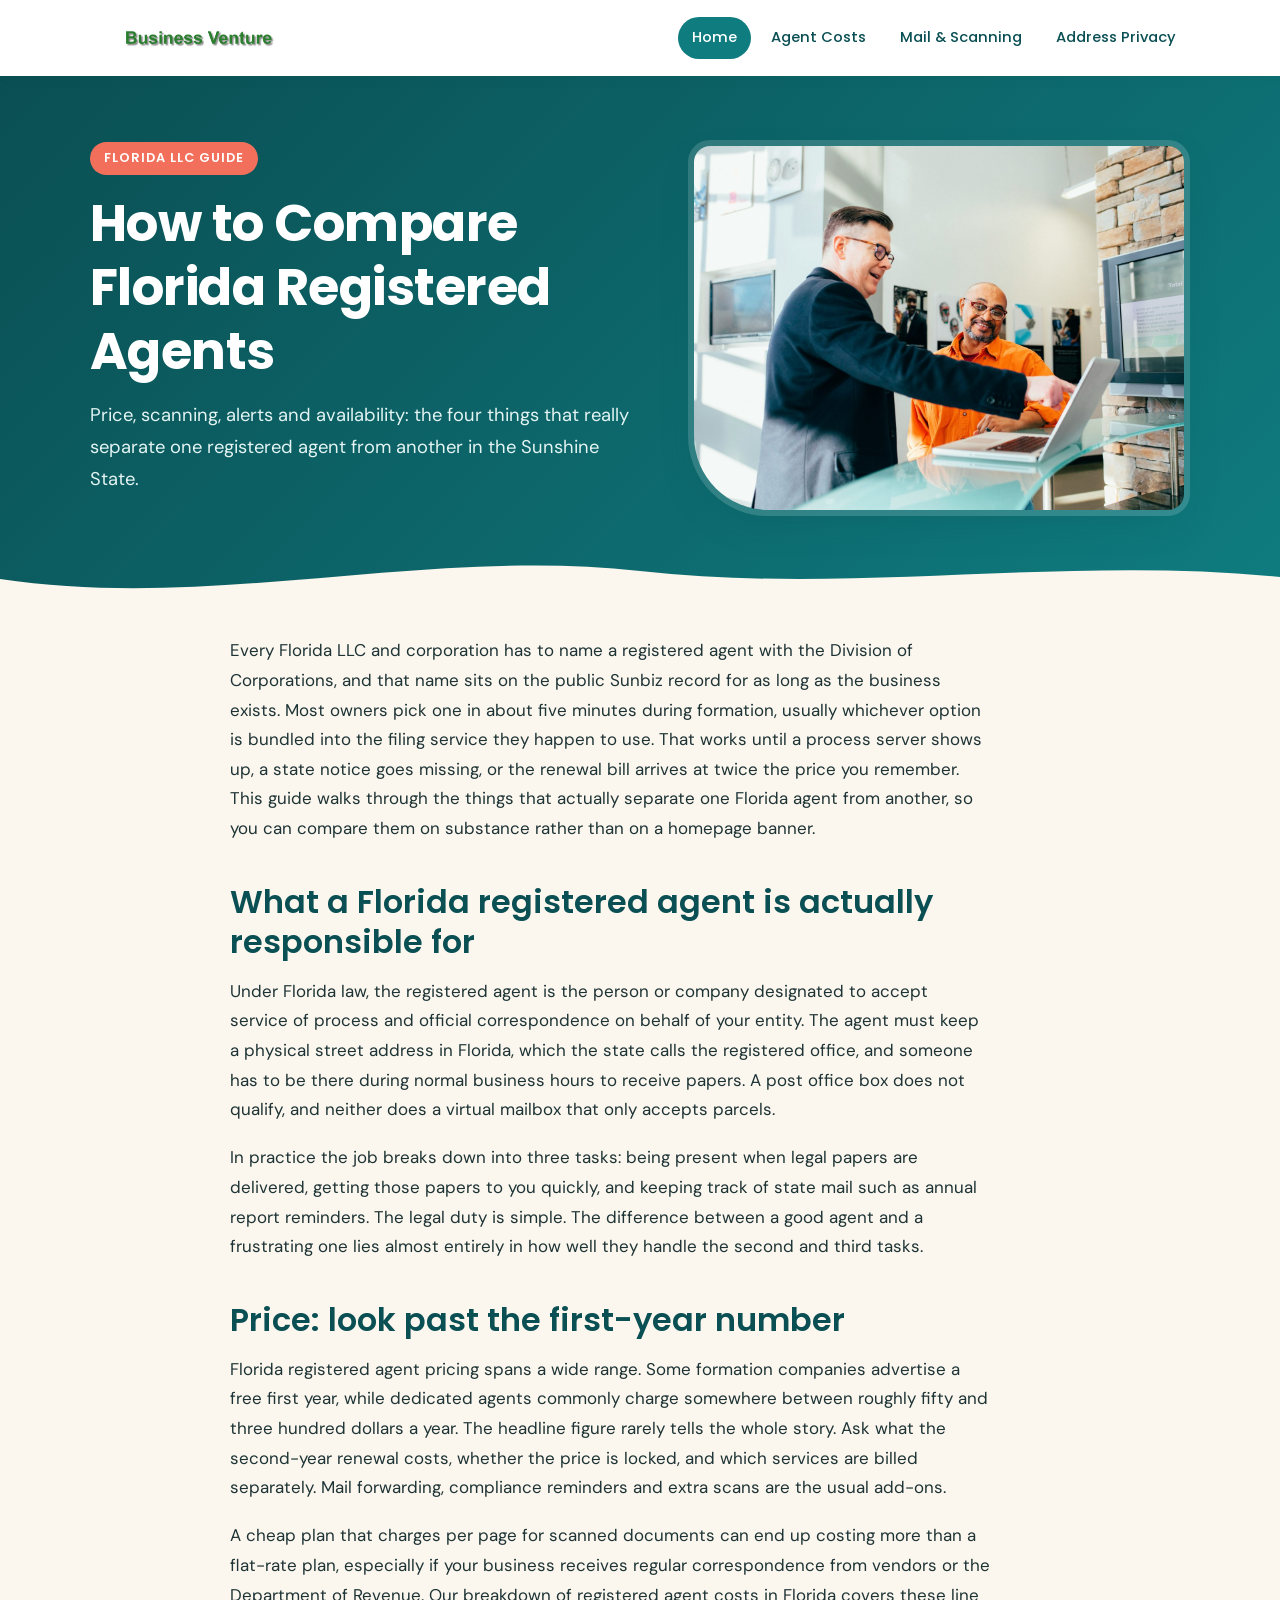
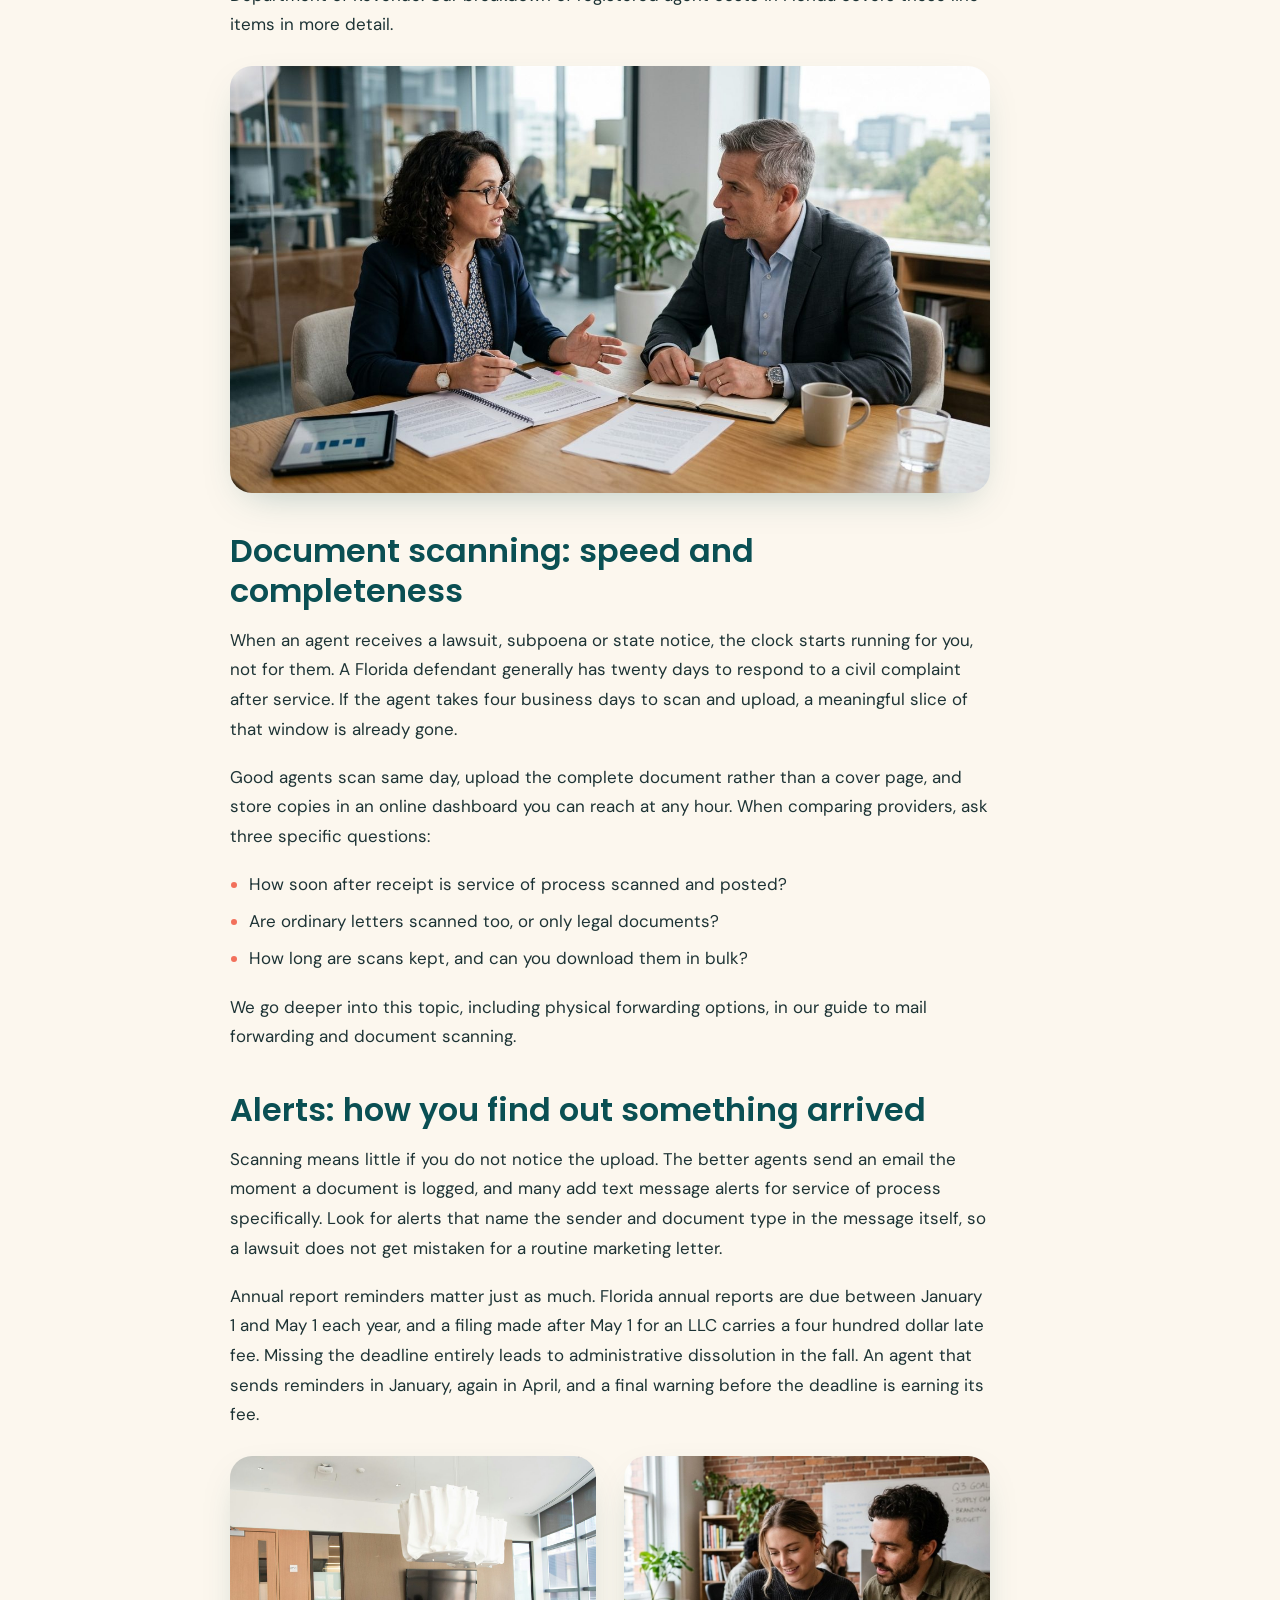
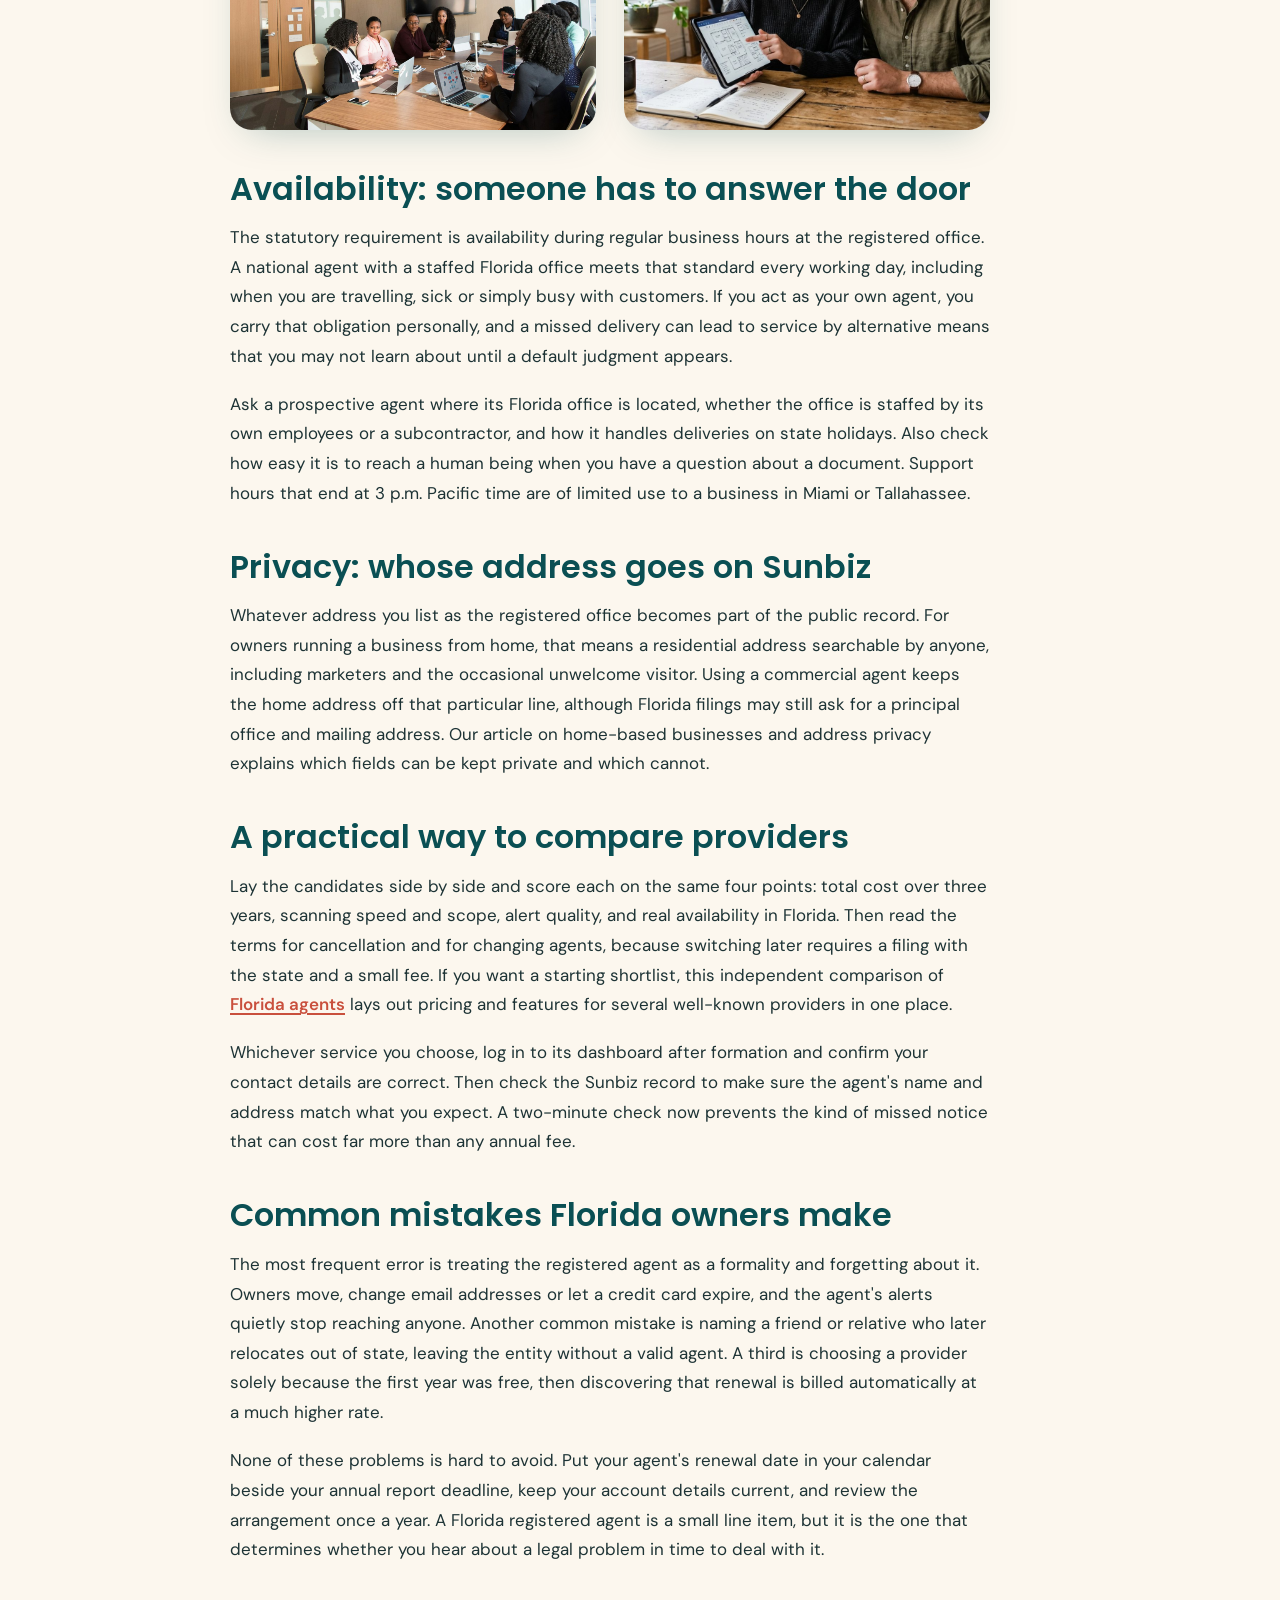
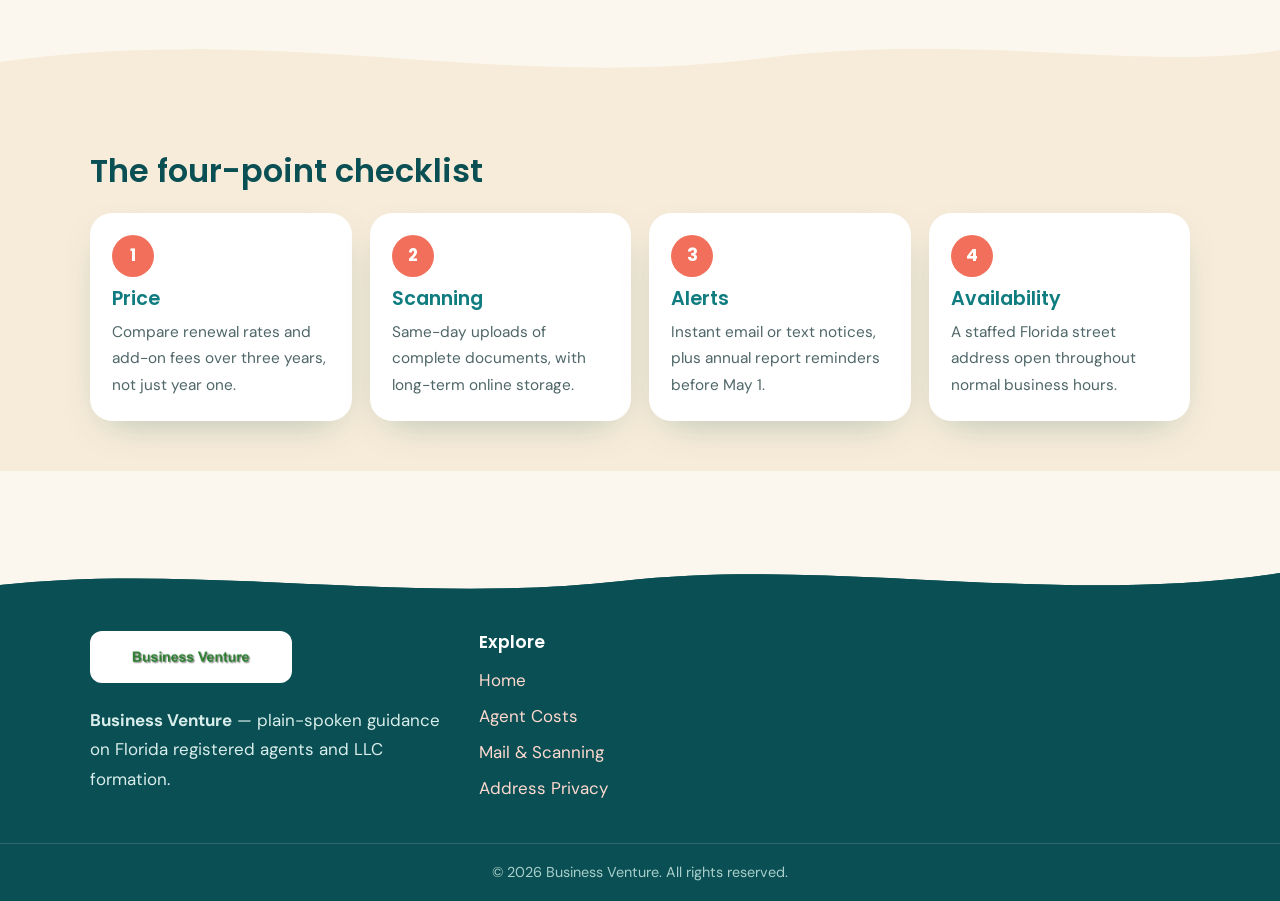
<file: index.html>
<!DOCTYPE html>
<html lang="en-US">
<head>
<meta charset="utf-8">
<meta name="viewport" content="width=device-width, initial-scale=1">
<title>How to Compare Florida Registered Agents | Business Venture</title>
<meta name="description" content="What to compare when choosing a Florida registered agent: true price, document scanning speed, alerts and real in-state availability.">
<meta property="og:type" content="website">
<meta property="og:title" content="How to Compare Florida Registered Agents | Business Venture">
<meta property="og:description" content="What to compare when choosing a Florida registered agent: true price, document scanning speed, alerts and real in-state availability.">
<meta property="og:site_name" content="Business Venture">
<meta property="og:image" content="assets/images/registered-agent-service-florida-31.jpg">
<link rel="preconnect" href="https://fonts.googleapis.com">
<link rel="preconnect" href="https://fonts.gstatic.com" crossorigin>
<link href="https://fonts.googleapis.com/css2?family=DM+Sans:wght@400;500;700&family=Poppins:wght@500;600;700&display=swap" rel="stylesheet">
<link rel="stylesheet" href="assets/css/style.css">
<script type="application/ld+json">{"@context": "https://schema.org", "@type": "WebPage", "headline": "How to Compare Florida Registered Agents", "description": "What to compare when choosing a Florida registered agent: true price, document scanning speed, alerts and real in-state availability.", "inLanguage": "en-US", "publisher": {"@type": "Organization", "name": "Business Venture"}}</script>
</head>
<body>
<header class="site-header">
  <div class="wrap">
    <a class="logo" href="index.html"><img src="assets/images/business-venture-logo.png" alt="Business Venture" width="218" height="40"></a>
    <input type="checkbox" id="nav-toggle" class="nav-toggle" aria-label="Toggle menu">
    <label for="nav-toggle" class="nav-label">Menu</label>
    <nav class="main-nav" aria-label="Main navigation"><ul><li><a href="index.html" aria-current="page">Home</a></li><li><a href="florida-registered-agent-costs.html">Agent Costs</a></li><li><a href="registered-agent-mail-forwarding-scanning.html">Mail &amp; Scanning</a></li><li><a href="home-based-business-address-privacy-florida.html">Address Privacy</a></li></ul></nav>
  </div>
</header>
<section class="hero">
  <div class="wrap hero-grid">
    <div><span class="kicker">Florida LLC guide</span><h1>How to Compare Florida Registered Agents</h1><p class="lede">Price, scanning, alerts and availability: the four things that really separate one registered agent from another in the Sunshine State.</p></div>
    <div class="hero-media"><img src="assets/images/registered-agent-service-florida-31.jpg" alt="Registered agent service for Florida LLC owners reviewing documents" width="1600" height="1091"></div>
  </div>
  <div class="wave-bottom" aria-hidden="true"><svg viewBox="0 0 1440 60" preserveAspectRatio="none"><path fill="#fcf7ee" d="M0,32 C240,64 480,0 720,24 C960,48 1200,8 1440,30 L1440,60 L0,60 Z"/></svg></div>
</section>
<main>
  <div class="wrap content-grid">
    <article class="prose">

<p>Every Florida LLC and corporation has to name a registered agent with the Division of Corporations, and that name sits on the public Sunbiz record for as long as the business exists. Most owners pick one in about five minutes during formation, usually whichever option is bundled into the filing service they happen to use. That works until a process server shows up, a state notice goes missing, or the renewal bill arrives at twice the price you remember. This guide walks through the things that actually separate one Florida agent from another, so you can compare them on substance rather than on a homepage banner.</p>

<h2>What a Florida registered agent is actually responsible for</h2>
<p>Under Florida law, the registered agent is the person or company designated to accept service of process and official correspondence on behalf of your entity. The agent must keep a physical street address in Florida, which the state calls the registered office, and someone has to be there during normal business hours to receive papers. A post office box does not qualify, and neither does a virtual mailbox that only accepts parcels.</p>
<p>In practice the job breaks down into three tasks: being present when legal papers are delivered, getting those papers to you quickly, and keeping track of state mail such as annual report reminders. The legal duty is simple. The difference between a good agent and a frustrating one lies almost entirely in how well they handle the second and third tasks.</p>

<h2>Price: look past the first-year number</h2>
<p>Florida registered agent pricing spans a wide range. Some formation companies advertise a free first year, while dedicated agents commonly charge somewhere between roughly fifty and three hundred dollars a year. The headline figure rarely tells the whole story. Ask what the second-year renewal costs, whether the price is locked, and which services are billed separately. Mail forwarding, compliance reminders and extra scans are the usual add-ons.</p>
<p>A cheap plan that charges per page for scanned documents can end up costing more than a flat-rate plan, especially if your business receives regular correspondence from vendors or the Department of Revenue. Our breakdown of registered agent costs in Florida covers these line items in more detail.</p>
<img src="assets/images/florida-llc-compliance-32.jpg" alt="Florida LLC compliance paperwork reviewed while comparing registered agent services" width="1376" height="768" loading="lazy">
<h2>Document scanning: speed and completeness</h2>
<p>When an agent receives a lawsuit, subpoena or state notice, the clock starts running for you, not for them. A Florida defendant generally has twenty days to respond to a civil complaint after service. If the agent takes four business days to scan and upload, a meaningful slice of that window is already gone.</p>
<p>Good agents scan same day, upload the complete document rather than a cover page, and store copies in an online dashboard you can reach at any hour. When comparing providers, ask three specific questions:</p>
<ul>
<li>How soon after receipt is service of process scanned and posted?</li>
<li>Are ordinary letters scanned too, or only legal documents?</li>
<li>How long are scans kept, and can you download them in bulk?</li>
</ul>
<p>We go deeper into this topic, including physical forwarding options, in our guide to mail forwarding and document scanning.</p>

<h2>Alerts: how you find out something arrived</h2>
<p>Scanning means little if you do not notice the upload. The better agents send an email the moment a document is logged, and many add text message alerts for service of process specifically. Look for alerts that name the sender and document type in the message itself, so a lawsuit does not get mistaken for a routine marketing letter.</p>
<p>Annual report reminders matter just as much. Florida annual reports are due between January 1 and May 1 each year, and a filing made after May 1 for an LLC carries a four hundred dollar late fee. Missing the deadline entirely leads to administrative dissolution in the fall. An agent that sends reminders in January, again in April, and a final warning before the deadline is earning its fee.</p>
<div class="duo"><img src="assets/images/business-entity-filing-florida-33.jpg" alt="Business entity filing documents for a Florida LLC laid out on a desk" width="1600" height="1068" loading="lazy"><img src="assets/images/florida-statutory-agent-34.jpg" alt="Florida statutory agent office handling incoming legal mail for clients" width="1376" height="768" loading="lazy"></div>
<h2>Availability: someone has to answer the door</h2>
<p>The statutory requirement is availability during regular business hours at the registered office. A national agent with a staffed Florida office meets that standard every working day, including when you are travelling, sick or simply busy with customers. If you act as your own agent, you carry that obligation personally, and a missed delivery can lead to service by alternative means that you may not learn about until a default judgment appears.</p>
<p>Ask a prospective agent where its Florida office is located, whether the office is staffed by its own employees or a subcontractor, and how it handles deliveries on state holidays. Also check how easy it is to reach a human being when you have a question about a document. Support hours that end at 3 p.m. Pacific time are of limited use to a business in Miami or Tallahassee.</p>

<h2>Privacy: whose address goes on Sunbiz</h2>
<p>Whatever address you list as the registered office becomes part of the public record. For owners running a business from home, that means a residential address searchable by anyone, including marketers and the occasional unwelcome visitor. Using a commercial agent keeps the home address off that particular line, although Florida filings may still ask for a principal office and mailing address. Our article on home-based businesses and address privacy explains which fields can be kept private and which cannot.</p>

<h2>A practical way to compare providers</h2>
<p>Lay the candidates side by side and score each on the same four points: total cost over three years, scanning speed and scope, alert quality, and real availability in Florida. Then read the terms for cancellation and for changing agents, because switching later requires a filing with the state and a small fee. If you want a starting shortlist, this independent comparison of <a href="https://entityfiling.com/best-registered-agent/florida/">Florida agents</a> lays out pricing and features for several well-known providers in one place.</p>
<p>Whichever service you choose, log in to its dashboard after formation and confirm your contact details are correct. Then check the Sunbiz record to make sure the agent's name and address match what you expect. A two-minute check now prevents the kind of missed notice that can cost far more than any annual fee.</p>

<h2>Common mistakes Florida owners make</h2>
<p>The most frequent error is treating the registered agent as a formality and forgetting about it. Owners move, change email addresses or let a credit card expire, and the agent's alerts quietly stop reaching anyone. Another common mistake is naming a friend or relative who later relocates out of state, leaving the entity without a valid agent. A third is choosing a provider solely because the first year was free, then discovering that renewal is billed automatically at a much higher rate.</p>
<p>None of these problems is hard to avoid. Put your agent's renewal date in your calendar beside your annual report deadline, keep your account details current, and review the arrangement once a year. A Florida registered agent is a small line item, but it is the one that determines whether you hear about a legal problem in time to deal with it.</p>

    </article>
    
  </div>
<section class="sand-band" aria-labelledby="checklist-h">
  <svg class="wave" viewBox="0 0 1440 70" preserveAspectRatio="none" aria-hidden="true"><path fill="#f7ecd9" d="M0,40 C320,0 560,70 860,36 C1100,10 1280,50 1440,28 L1440,70 L0,70 Z"/><path fill="#fcf7ee" d="M0,0 L1440,0 L1440,28 C1280,50 1100,10 860,36 C560,70 320,0 0,40 Z"/></svg>
  <div class="wrap inner">
    <h2 id="checklist-h">The four-point checklist</h2>
    <div class="tiles">
      <div class="tile"><span class="num">1</span><h3>Price</h3><p>Compare renewal rates and add-on fees over three years, not just year one.</p></div>
      <div class="tile"><span class="num">2</span><h3>Scanning</h3><p>Same-day uploads of complete documents, with long-term online storage.</p></div>
      <div class="tile"><span class="num">3</span><h3>Alerts</h3><p>Instant email or text notices, plus annual report reminders before May 1.</p></div>
      <div class="tile"><span class="num">4</span><h3>Availability</h3><p>A staffed Florida street address open throughout normal business hours.</p></div>
    </div>
  </div>
</section>
</main>
<footer class="site-footer">
  <div class="wave-top" aria-hidden="true"><svg viewBox="0 0 1440 60" preserveAspectRatio="none"><path fill="#fcf7ee" d="M0,0 L1440,0 L1440,22 C1180,56 940,6 700,30 C460,54 220,12 0,34 Z"/><path fill="#0a4f53" d="M0,34 C220,12 460,54 700,30 C940,6 1180,56 1440,22 L1440,60 L0,60 Z"/></svg></div>
  <div class="wrap footer-grid">
    <div>
      <a class="footer-logo" href="index.html"><img src="assets/images/business-venture-logo.png" alt="Business Venture" width="174" height="32" loading="lazy"></a>
      <p><strong>Business Venture</strong> &mdash; plain-spoken guidance on Florida registered agents and LLC formation.</p>
    </div>
    <div>
      <h2>Explore</h2>
      <ul><li><a href="index.html">Home</a></li><li><a href="florida-registered-agent-costs.html">Agent Costs</a></li><li><a href="registered-agent-mail-forwarding-scanning.html">Mail &amp; Scanning</a></li><li><a href="home-based-business-address-privacy-florida.html">Address Privacy</a></li></ul>
    </div>
  </div>
  <div class="copyright">&copy; 2026 Business Venture. All rights reserved.</div>
</footer>
</body>
</html>
</file>
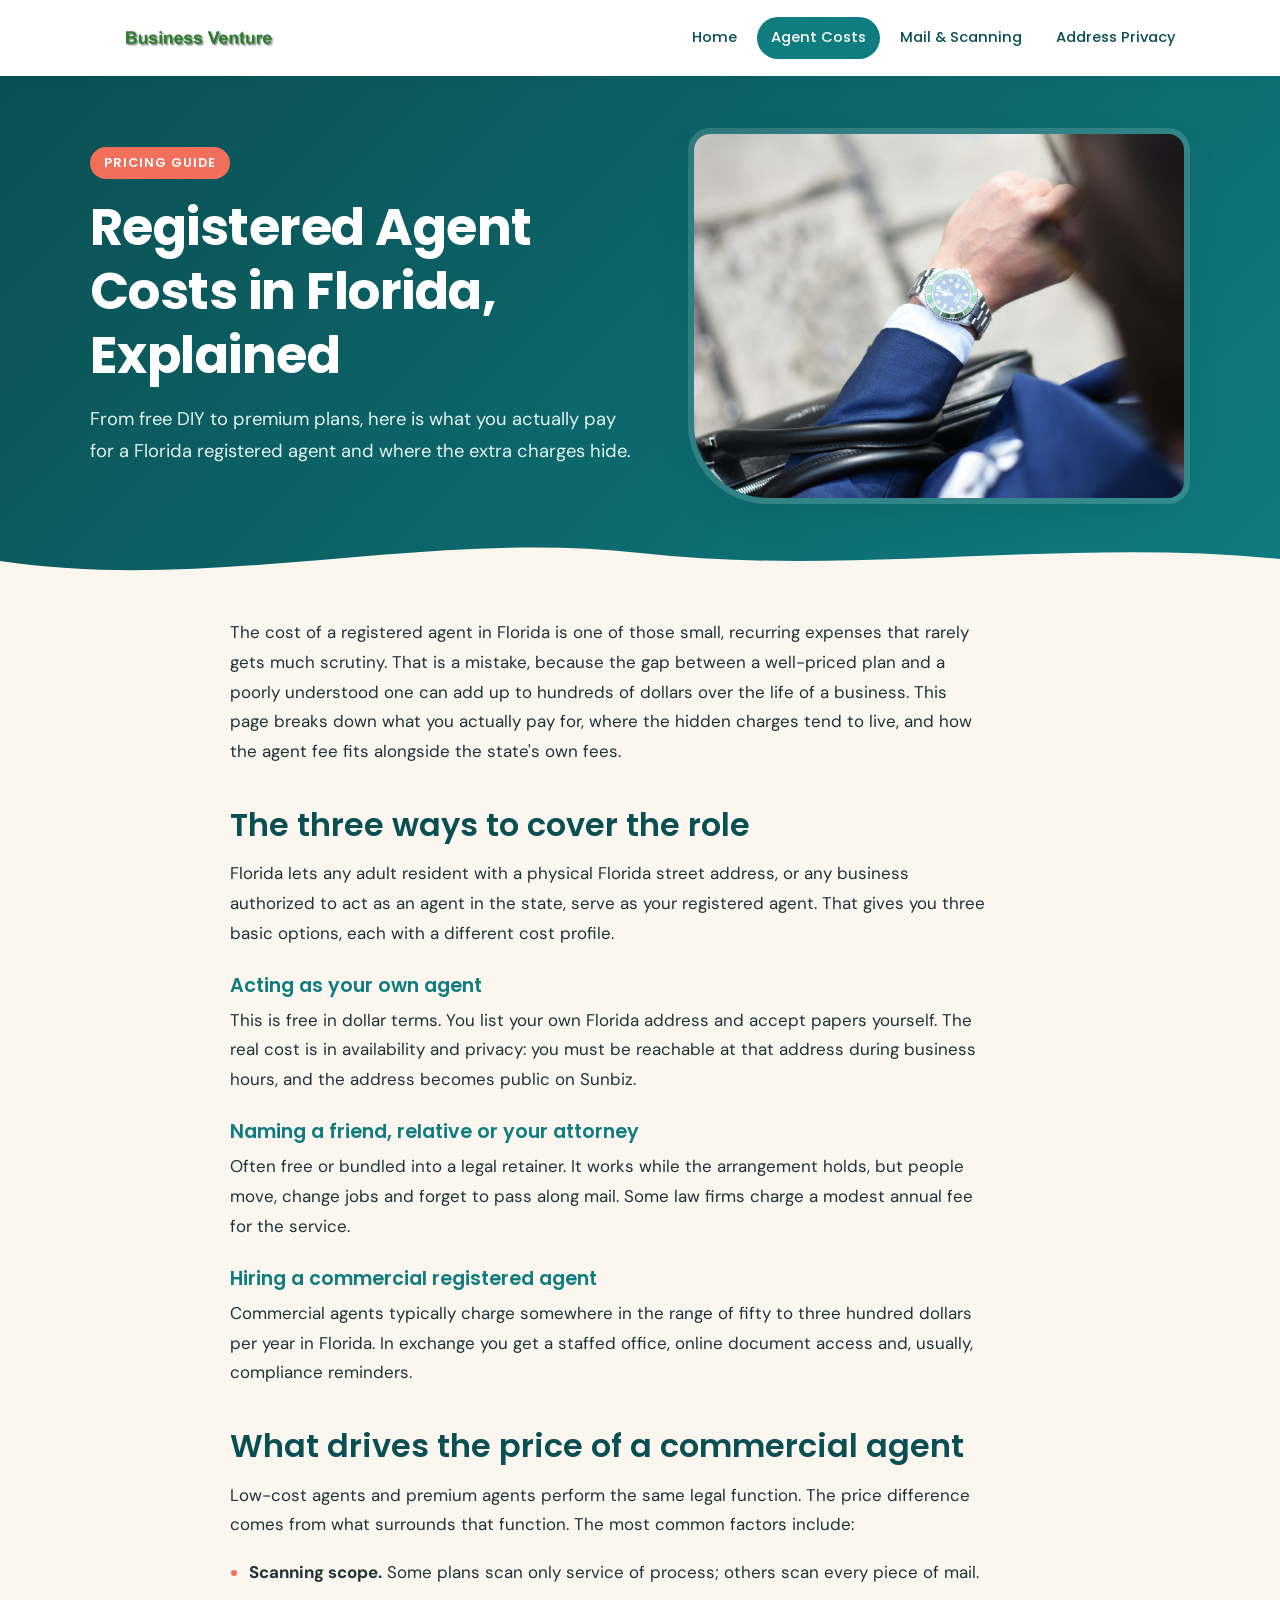
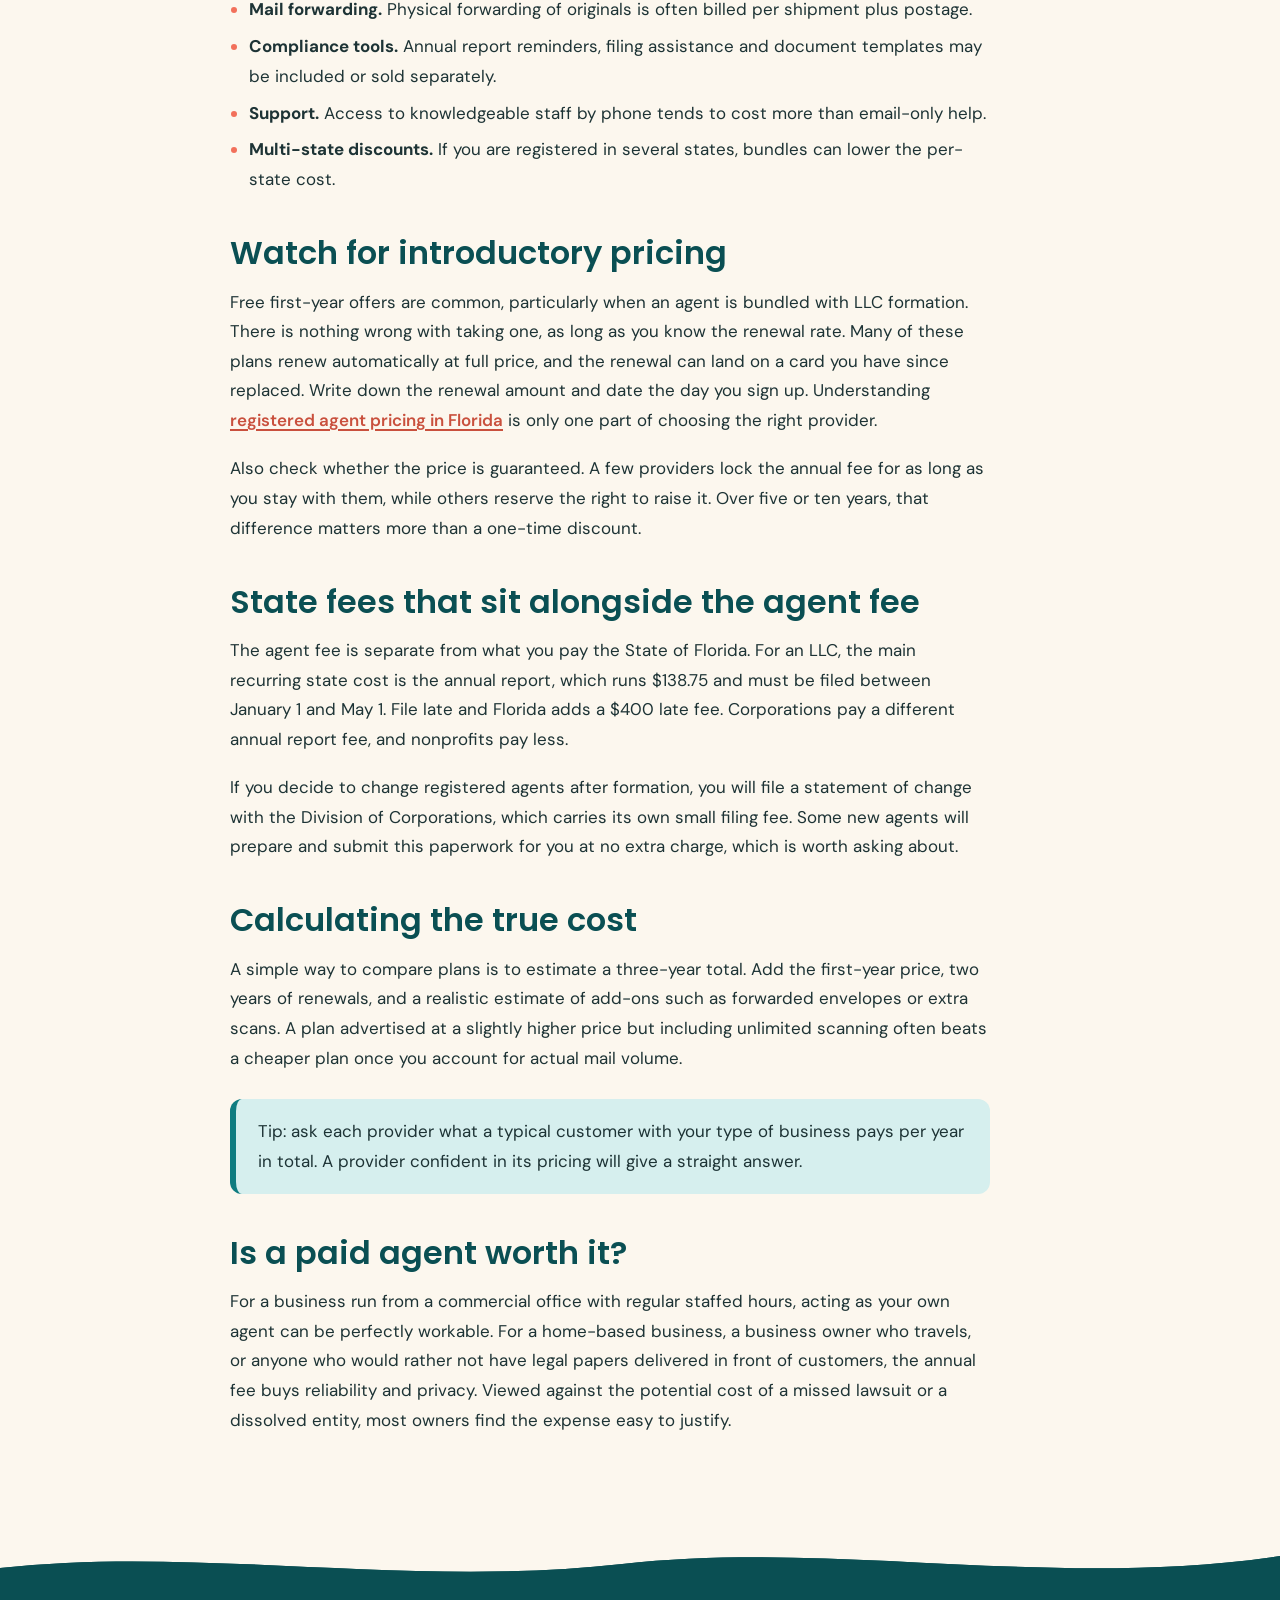
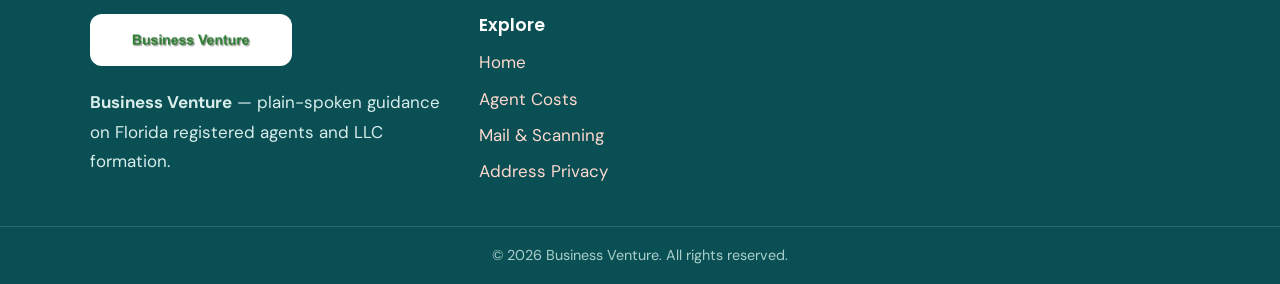
<file: florida-registered-agent-costs.html>
<!DOCTYPE html>
<html lang="en-US">
<head>
<meta charset="utf-8">
<meta name="viewport" content="width=device-width, initial-scale=1">
<title>Florida Registered Agent Costs Explained | Business Venture</title>
<meta name="description" content="What a Florida registered agent really costs: typical annual fees, add-on charges, renewal traps and the state fees that sit alongside them.">
<meta property="og:type" content="article">
<meta property="og:title" content="Florida Registered Agent Costs Explained | Business Venture">
<meta property="og:description" content="What a Florida registered agent really costs: typical annual fees, add-on charges, renewal traps and the state fees that sit alongside them.">
<meta property="og:site_name" content="Business Venture">
<meta property="og:image" content="assets/images/small-business-florida-llc-35.jpg">
<link rel="preconnect" href="https://fonts.googleapis.com">
<link rel="preconnect" href="https://fonts.gstatic.com" crossorigin>
<link href="https://fonts.googleapis.com/css2?family=DM+Sans:wght@400;500;700&family=Poppins:wght@500;600;700&display=swap" rel="stylesheet">
<link rel="stylesheet" href="assets/css/style.css">
<script type="application/ld+json">{"@context": "https://schema.org", "@type": "Article", "headline": "Registered Agent Costs in Florida, Explained", "description": "What a Florida registered agent really costs: typical annual fees, add-on charges, renewal traps and the state fees that sit alongside them.", "inLanguage": "en-US", "publisher": {"@type": "Organization", "name": "Business Venture"}, "author": {"@type": "Organization", "name": "Business Venture"}}</script>
</head>
<body>
<header class="site-header">
  <div class="wrap">
    <a class="logo" href="index.html"><img src="assets/images/business-venture-logo.png" alt="Business Venture" width="218" height="40"></a>
    <input type="checkbox" id="nav-toggle" class="nav-toggle" aria-label="Toggle menu">
    <label for="nav-toggle" class="nav-label">Menu</label>
    <nav class="main-nav" aria-label="Main navigation"><ul><li><a href="index.html">Home</a></li><li><a href="florida-registered-agent-costs.html" aria-current="page">Agent Costs</a></li><li><a href="registered-agent-mail-forwarding-scanning.html">Mail &amp; Scanning</a></li><li><a href="home-based-business-address-privacy-florida.html">Address Privacy</a></li></ul></nav>
  </div>
</header>
<section class="hero page-hero">
  <div class="wrap hero-grid">
    <div><span class="kicker">Pricing guide</span><h1>Registered Agent Costs in Florida, Explained</h1><p class="lede">From free DIY to premium plans, here is what you actually pay for a Florida registered agent and where the extra charges hide.</p></div>
    <div class="hero-media"><img src="assets/images/small-business-florida-llc-35.jpg" alt="Small business owner in Florida calculating LLC registered agent costs" width="1600" height="1067" loading="lazy"></div>
  </div>
  <div class="wave-bottom" aria-hidden="true"><svg viewBox="0 0 1440 60" preserveAspectRatio="none"><path fill="#fcf7ee" d="M0,32 C240,64 480,0 720,24 C960,48 1200,8 1440,30 L1440,60 L0,60 Z"/></svg></div>
</section>
<main>
  <div class="wrap content-grid">
    <article class="prose">

<p>The cost of a registered agent in Florida is one of those small, recurring expenses that rarely gets much scrutiny. That is a mistake, because the gap between a well-priced plan and a poorly understood one can add up to hundreds of dollars over the life of a business. This page breaks down what you actually pay for, where the hidden charges tend to live, and how the agent fee fits alongside the state's own fees.</p>

<h2>The three ways to cover the role</h2>
<p>Florida lets any adult resident with a physical Florida street address, or any business authorized to act as an agent in the state, serve as your registered agent. That gives you three basic options, each with a different cost profile.</p>
<h3>Acting as your own agent</h3>
<p>This is free in dollar terms. You list your own Florida address and accept papers yourself. The real cost is in availability and privacy: you must be reachable at that address during business hours, and the address becomes public on Sunbiz.</p>
<h3>Naming a friend, relative or your attorney</h3>
<p>Often free or bundled into a legal retainer. It works while the arrangement holds, but people move, change jobs and forget to pass along mail. Some law firms charge a modest annual fee for the service.</p>
<h3>Hiring a commercial registered agent</h3>
<p>Commercial agents typically charge somewhere in the range of fifty to three hundred dollars per year in Florida. In exchange you get a staffed office, online document access and, usually, compliance reminders.</p>
<h2>What drives the price of a commercial agent</h2>
<p>Low-cost agents and premium agents perform the same legal function. The price difference comes from what surrounds that function. The most common factors include:</p>
<ul>
<li><strong>Scanning scope.</strong> Some plans scan only service of process; others scan every piece of mail.</li>
<li><strong>Mail forwarding.</strong> Physical forwarding of originals is often billed per shipment plus postage.</li>
<li><strong>Compliance tools.</strong> Annual report reminders, filing assistance and document templates may be included or sold separately.</li>
<li><strong>Support.</strong> Access to knowledgeable staff by phone tends to cost more than email-only help.</li>
<li><strong>Multi-state discounts.</strong> If you are registered in several states, bundles can lower the per-state cost.</li>
</ul>

<h2>Watch for introductory pricing</h2>
<p>Free first-year offers are common, particularly when an agent is bundled with LLC formation. There is nothing wrong with taking one, as long as you know the renewal rate. Many of these plans renew automatically at full price, and the renewal can land on a card you have since replaced. Write down the renewal amount and date the day you sign up. Understanding <a href="index.html">registered agent pricing in Florida</a> is only one part of choosing the right provider.</p>
<p>Also check whether the price is guaranteed. A few providers lock the annual fee for as long as you stay with them, while others reserve the right to raise it. Over five or ten years, that difference matters more than a one-time discount.</p>

<h2>State fees that sit alongside the agent fee</h2>
<p>The agent fee is separate from what you pay the State of Florida. For an LLC, the main recurring state cost is the annual report, which runs $138.75 and must be filed between January 1 and May 1. File late and Florida adds a $400 late fee. Corporations pay a different annual report fee, and nonprofits pay less.</p>
<p>If you decide to change registered agents after formation, you will file a statement of change with the Division of Corporations, which carries its own small filing fee. Some new agents will prepare and submit this paperwork for you at no extra charge, which is worth asking about.</p>

<h2>Calculating the true cost</h2>
<p>A simple way to compare plans is to estimate a three-year total. Add the first-year price, two years of renewals, and a realistic estimate of add-ons such as forwarded envelopes or extra scans. A plan advertised at a slightly higher price but including unlimited scanning often beats a cheaper plan once you account for actual mail volume.</p>
<div class="note"><p>Tip: ask each provider what a typical customer with your type of business pays per year in total. A provider confident in its pricing will give a straight answer.</p></div>

<h2>Is a paid agent worth it?</h2>
<p>For a business run from a commercial office with regular staffed hours, acting as your own agent can be perfectly workable. For a home-based business, a business owner who travels, or anyone who would rather not have legal papers delivered in front of customers, the annual fee buys reliability and privacy. Viewed against the potential cost of a missed lawsuit or a dissolved entity, most owners find the expense easy to justify.</p>

    </article>
    
  </div>

</main>
<footer class="site-footer">
  <div class="wave-top" aria-hidden="true"><svg viewBox="0 0 1440 60" preserveAspectRatio="none"><path fill="#fcf7ee" d="M0,0 L1440,0 L1440,22 C1180,56 940,6 700,30 C460,54 220,12 0,34 Z"/><path fill="#0a4f53" d="M0,34 C220,12 460,54 700,30 C940,6 1180,56 1440,22 L1440,60 L0,60 Z"/></svg></div>
  <div class="wrap footer-grid">
    <div>
      <a class="footer-logo" href="index.html"><img src="assets/images/business-venture-logo.png" alt="Business Venture" width="174" height="32" loading="lazy"></a>
      <p><strong>Business Venture</strong> &mdash; plain-spoken guidance on Florida registered agents and LLC formation.</p>
    </div>
    <div>
      <h2>Explore</h2>
      <ul><li><a href="index.html">Home</a></li><li><a href="florida-registered-agent-costs.html">Agent Costs</a></li><li><a href="registered-agent-mail-forwarding-scanning.html">Mail &amp; Scanning</a></li><li><a href="home-based-business-address-privacy-florida.html">Address Privacy</a></li></ul>
    </div>
  </div>
  <div class="copyright">&copy; 2026 Business Venture. All rights reserved.</div>
</footer>
</body>
</html>
</file>
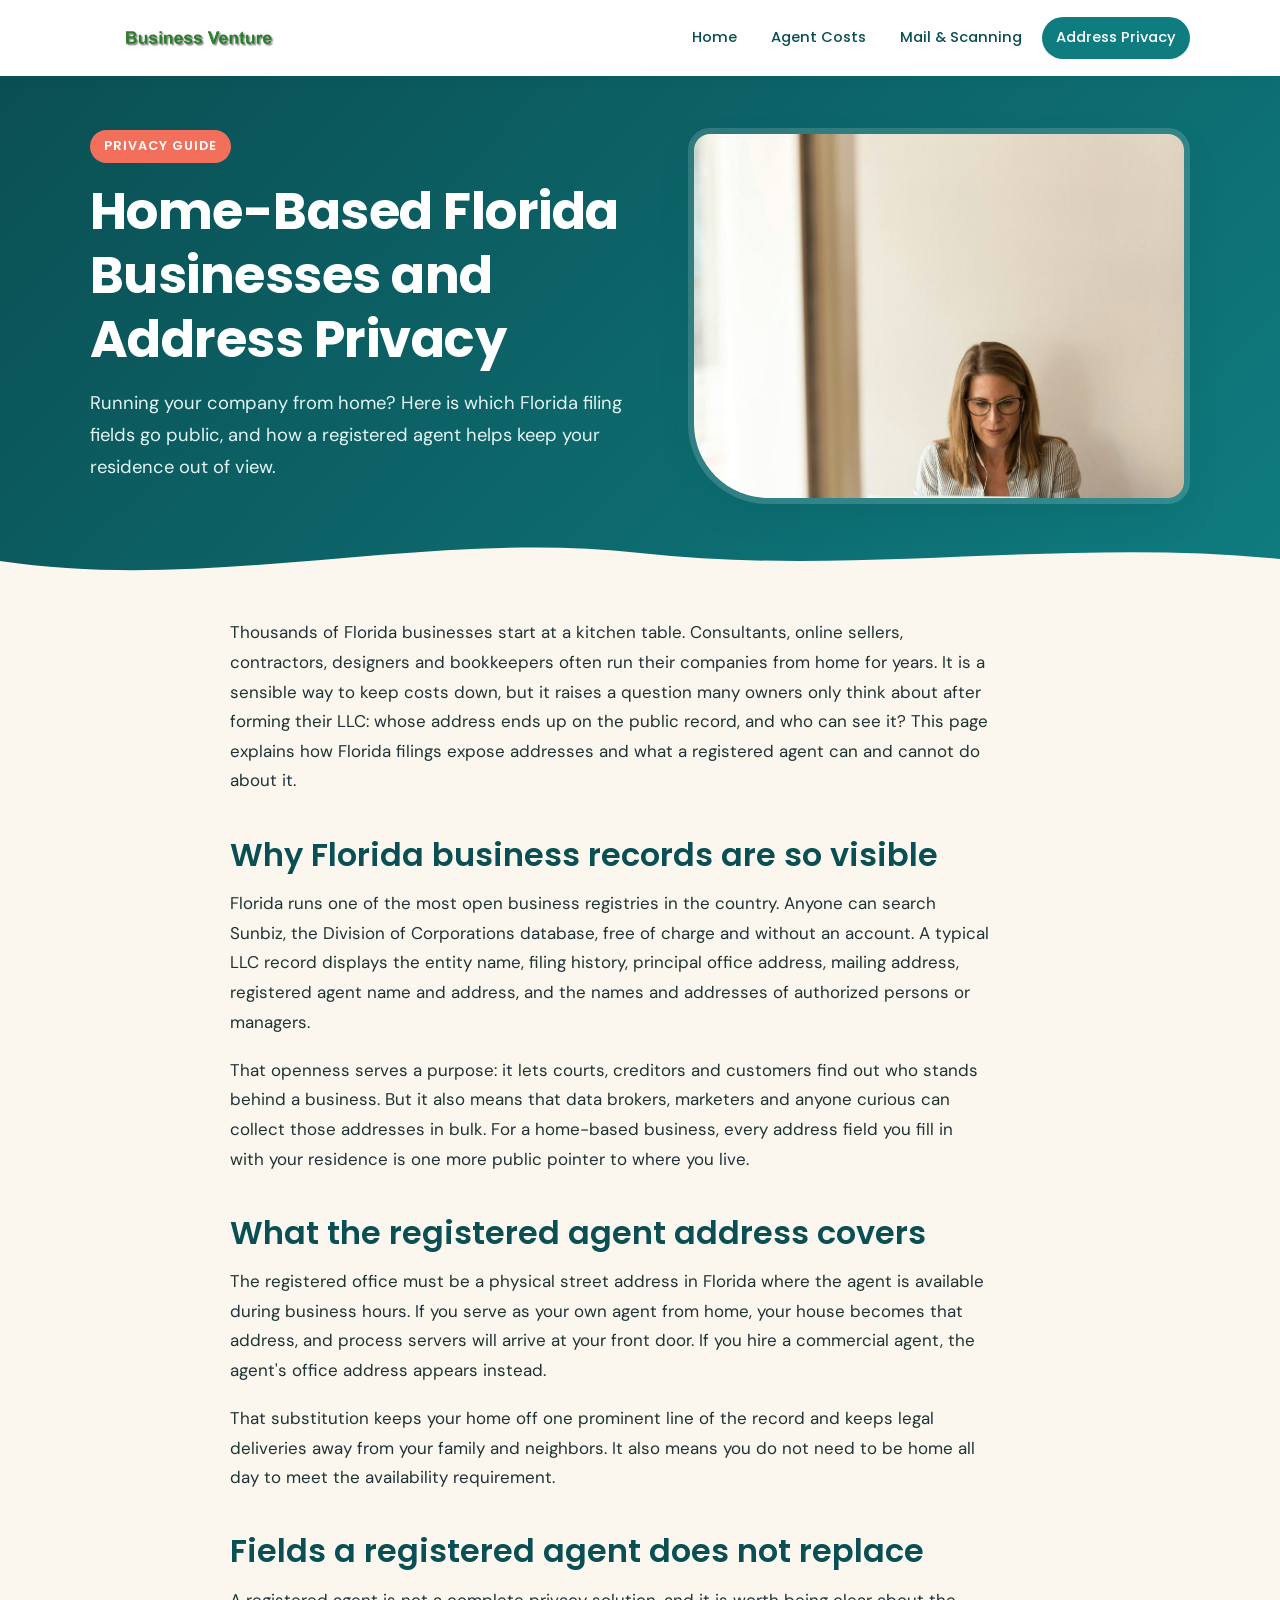
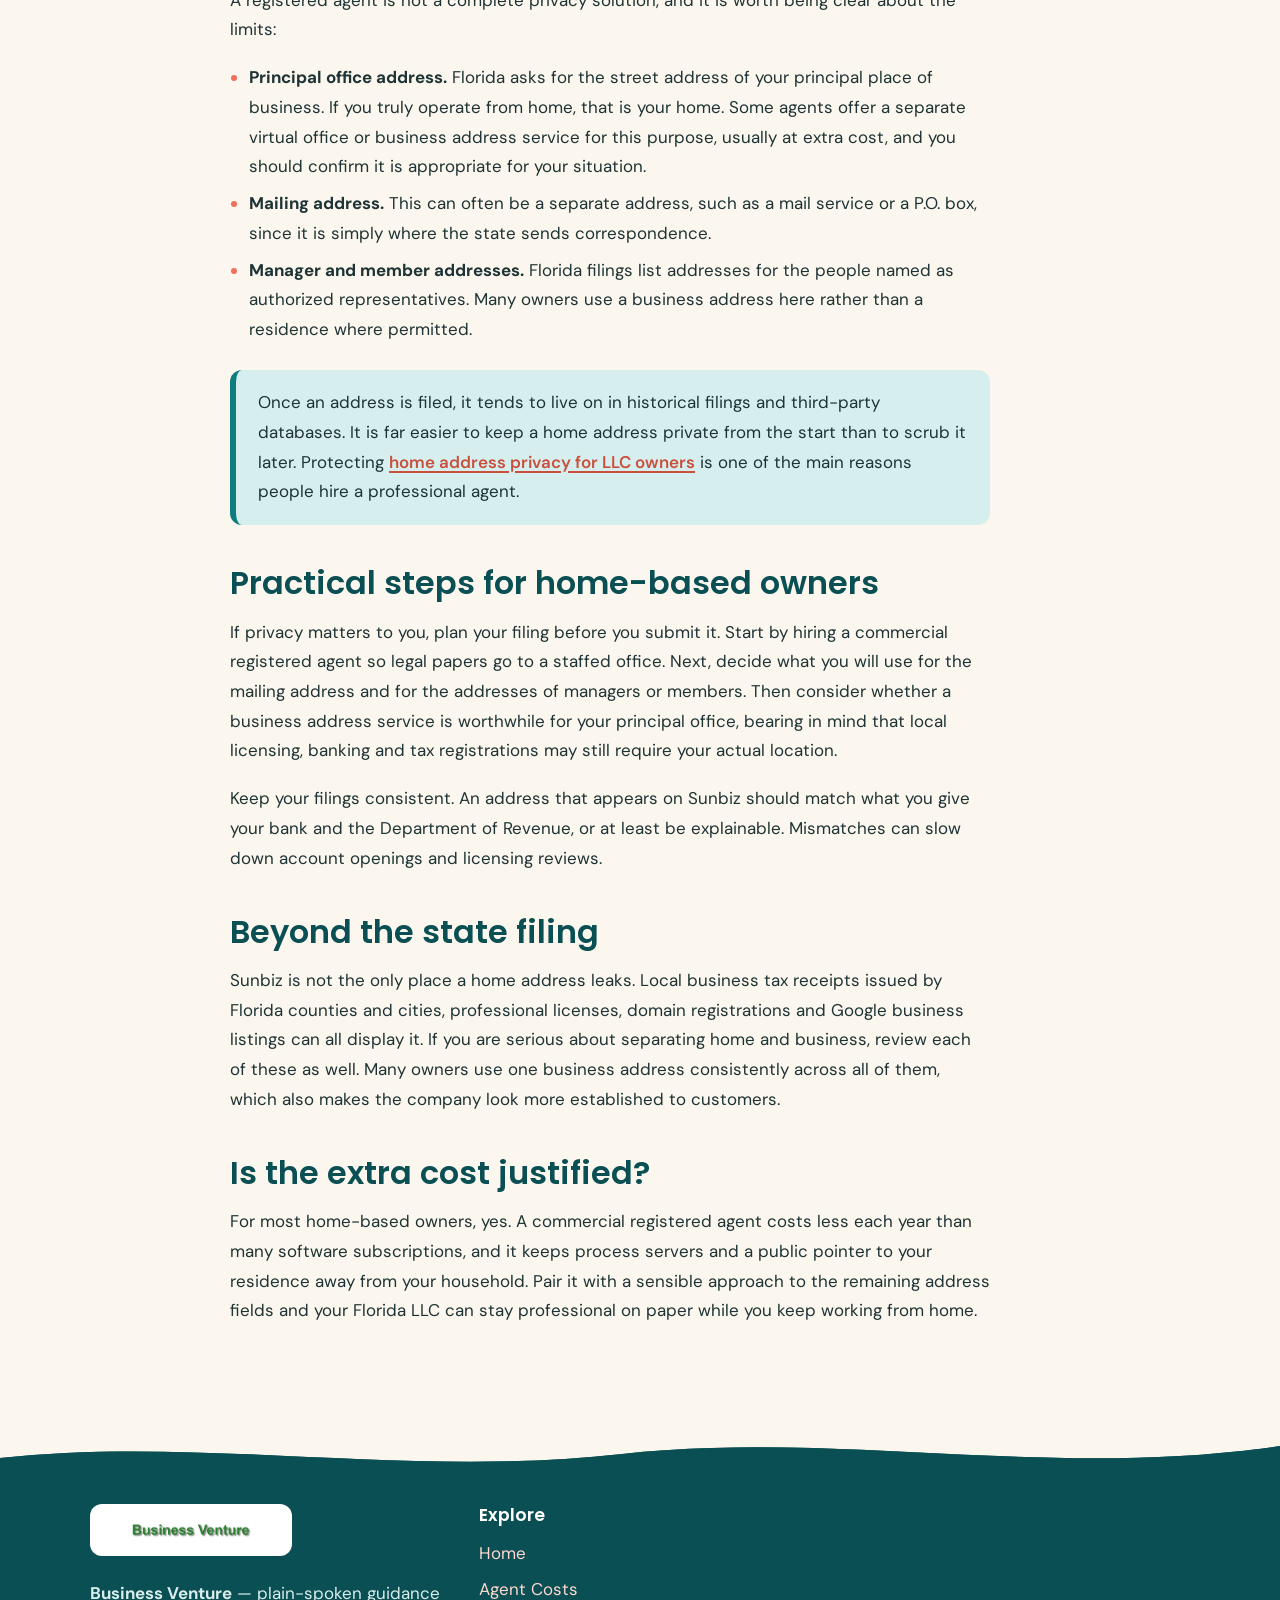
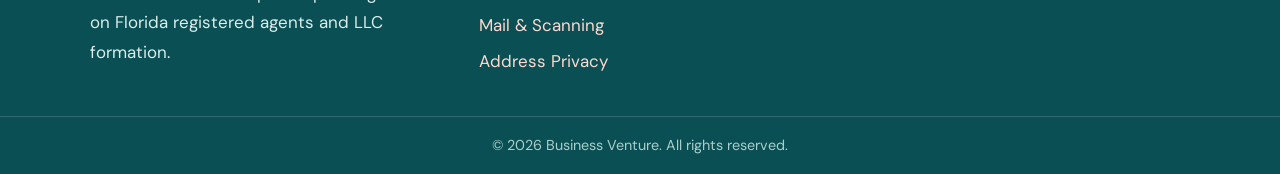
<file: home-based-business-address-privacy-florida.html>
<!DOCTYPE html>
<html lang="en-US">
<head>
<meta charset="utf-8">
<meta name="viewport" content="width=device-width, initial-scale=1">
<title>Home Business Address Privacy in FL | Business Venture</title>
<meta name="description" content="How home-based Florida businesses can keep a residential address off Sunbiz: what a registered agent covers, its limits, and practical privacy steps.">
<meta property="og:type" content="article">
<meta property="og:title" content="Home Business Address Privacy in FL | Business Venture">
<meta property="og:description" content="How home-based Florida businesses can keep a residential address off Sunbiz: what a registered agent covers, its limits, and practical privacy steps.">
<meta property="og:site_name" content="Business Venture">
<meta property="og:image" content="assets/images/florida-business-formation-37.jpg">
<link rel="preconnect" href="https://fonts.googleapis.com">
<link rel="preconnect" href="https://fonts.gstatic.com" crossorigin>
<link href="https://fonts.googleapis.com/css2?family=DM+Sans:wght@400;500;700&family=Poppins:wght@500;600;700&display=swap" rel="stylesheet">
<link rel="stylesheet" href="assets/css/style.css">
<script type="application/ld+json">{"@context": "https://schema.org", "@type": "Article", "headline": "Home-Based Florida Businesses and Address Privacy", "description": "How home-based Florida businesses can keep a residential address off Sunbiz: what a registered agent covers, its limits, and practical privacy steps.", "inLanguage": "en-US", "publisher": {"@type": "Organization", "name": "Business Venture"}, "author": {"@type": "Organization", "name": "Business Venture"}}</script>
</head>
<body>
<header class="site-header">
  <div class="wrap">
    <a class="logo" href="index.html"><img src="assets/images/business-venture-logo.png" alt="Business Venture" width="218" height="40"></a>
    <input type="checkbox" id="nav-toggle" class="nav-toggle" aria-label="Toggle menu">
    <label for="nav-toggle" class="nav-label">Menu</label>
    <nav class="main-nav" aria-label="Main navigation"><ul><li><a href="index.html">Home</a></li><li><a href="florida-registered-agent-costs.html">Agent Costs</a></li><li><a href="registered-agent-mail-forwarding-scanning.html">Mail &amp; Scanning</a></li><li><a href="home-based-business-address-privacy-florida.html" aria-current="page">Address Privacy</a></li></ul></nav>
  </div>
</header>
<section class="hero page-hero">
  <div class="wrap hero-grid">
    <div><span class="kicker">Privacy guide</span><h1>Home-Based Florida Businesses and Address Privacy</h1><p class="lede">Running your company from home? Here is which Florida filing fields go public, and how a registered agent helps keep your residence out of view.</p></div>
    <div class="hero-media"><img src="assets/images/florida-business-formation-37.jpg" alt="Home-based Florida business owner protecting address privacy on LLC filings" width="1067" height="1600" loading="lazy"></div>
  </div>
  <div class="wave-bottom" aria-hidden="true"><svg viewBox="0 0 1440 60" preserveAspectRatio="none"><path fill="#fcf7ee" d="M0,32 C240,64 480,0 720,24 C960,48 1200,8 1440,30 L1440,60 L0,60 Z"/></svg></div>
</section>
<main>
  <div class="wrap content-grid">
    <article class="prose">

<p>Thousands of Florida businesses start at a kitchen table. Consultants, online sellers, contractors, designers and bookkeepers often run their companies from home for years. It is a sensible way to keep costs down, but it raises a question many owners only think about after forming their LLC: whose address ends up on the public record, and who can see it? This page explains how Florida filings expose addresses and what a registered agent can and cannot do about it.</p>

<h2>Why Florida business records are so visible</h2>
<p>Florida runs one of the most open business registries in the country. Anyone can search Sunbiz, the Division of Corporations database, free of charge and without an account. A typical LLC record displays the entity name, filing history, principal office address, mailing address, registered agent name and address, and the names and addresses of authorized persons or managers.</p>
<p>That openness serves a purpose: it lets courts, creditors and customers find out who stands behind a business. But it also means that data brokers, marketers and anyone curious can collect those addresses in bulk. For a home-based business, every address field you fill in with your residence is one more public pointer to where you live.</p>

<h2>What the registered agent address covers</h2>
<p>The registered office must be a physical street address in Florida where the agent is available during business hours. If you serve as your own agent from home, your house becomes that address, and process servers will arrive at your front door. If you hire a commercial agent, the agent's office address appears instead.</p>
<p>That substitution keeps your home off one prominent line of the record and keeps legal deliveries away from your family and neighbors. It also means you do not need to be home all day to meet the availability requirement.</p>

<h2>Fields a registered agent does not replace</h2>
<p>A registered agent is not a complete privacy solution, and it is worth being clear about the limits:</p>
<ul>
<li><strong>Principal office address.</strong> Florida asks for the street address of your principal place of business. If you truly operate from home, that is your home. Some agents offer a separate virtual office or business address service for this purpose, usually at extra cost, and you should confirm it is appropriate for your situation.</li>
<li><strong>Mailing address.</strong> This can often be a separate address, such as a mail service or a P.O. box, since it is simply where the state sends correspondence.</li>
<li><strong>Manager and member addresses.</strong> Florida filings list addresses for the people named as authorized representatives. Many owners use a business address here rather than a residence where permitted.</li>
</ul>
<div class="note"><p>Once an address is filed, it tends to live on in historical filings and third-party databases. It is far easier to keep a home address private from the start than to scrub it later. Protecting <a href="index.html">home address privacy for LLC owners</a> is one of the main reasons people hire a professional agent.</p></div>

<h2>Practical steps for home-based owners</h2>
<p>If privacy matters to you, plan your filing before you submit it. Start by hiring a commercial registered agent so legal papers go to a staffed office. Next, decide what you will use for the mailing address and for the addresses of managers or members. Then consider whether a business address service is worthwhile for your principal office, bearing in mind that local licensing, banking and tax registrations may still require your actual location.</p>
<p>Keep your filings consistent. An address that appears on Sunbiz should match what you give your bank and the Department of Revenue, or at least be explainable. Mismatches can slow down account openings and licensing reviews.</p>

<h2>Beyond the state filing</h2>
<p>Sunbiz is not the only place a home address leaks. Local business tax receipts issued by Florida counties and cities, professional licenses, domain registrations and Google business listings can all display it. If you are serious about separating home and business, review each of these as well. Many owners use one business address consistently across all of them, which also makes the company look more established to customers.</p>

<h2>Is the extra cost justified?</h2>
<p>For most home-based owners, yes. A commercial registered agent costs less each year than many software subscriptions, and it keeps process servers and a public pointer to your residence away from your household. Pair it with a sensible approach to the remaining address fields and your Florida LLC can stay professional on paper while you keep working from home.</p>

    </article>
    
  </div>

</main>
<footer class="site-footer">
  <div class="wave-top" aria-hidden="true"><svg viewBox="0 0 1440 60" preserveAspectRatio="none"><path fill="#fcf7ee" d="M0,0 L1440,0 L1440,22 C1180,56 940,6 700,30 C460,54 220,12 0,34 Z"/><path fill="#0a4f53" d="M0,34 C220,12 460,54 700,30 C940,6 1180,56 1440,22 L1440,60 L0,60 Z"/></svg></div>
  <div class="wrap footer-grid">
    <div>
      <a class="footer-logo" href="index.html"><img src="assets/images/business-venture-logo.png" alt="Business Venture" width="174" height="32" loading="lazy"></a>
      <p><strong>Business Venture</strong> &mdash; plain-spoken guidance on Florida registered agents and LLC formation.</p>
    </div>
    <div>
      <h2>Explore</h2>
      <ul><li><a href="index.html">Home</a></li><li><a href="florida-registered-agent-costs.html">Agent Costs</a></li><li><a href="registered-agent-mail-forwarding-scanning.html">Mail &amp; Scanning</a></li><li><a href="home-based-business-address-privacy-florida.html">Address Privacy</a></li></ul>
    </div>
  </div>
  <div class="copyright">&copy; 2026 Business Venture. All rights reserved.</div>
</footer>
</body>
</html>
</file>
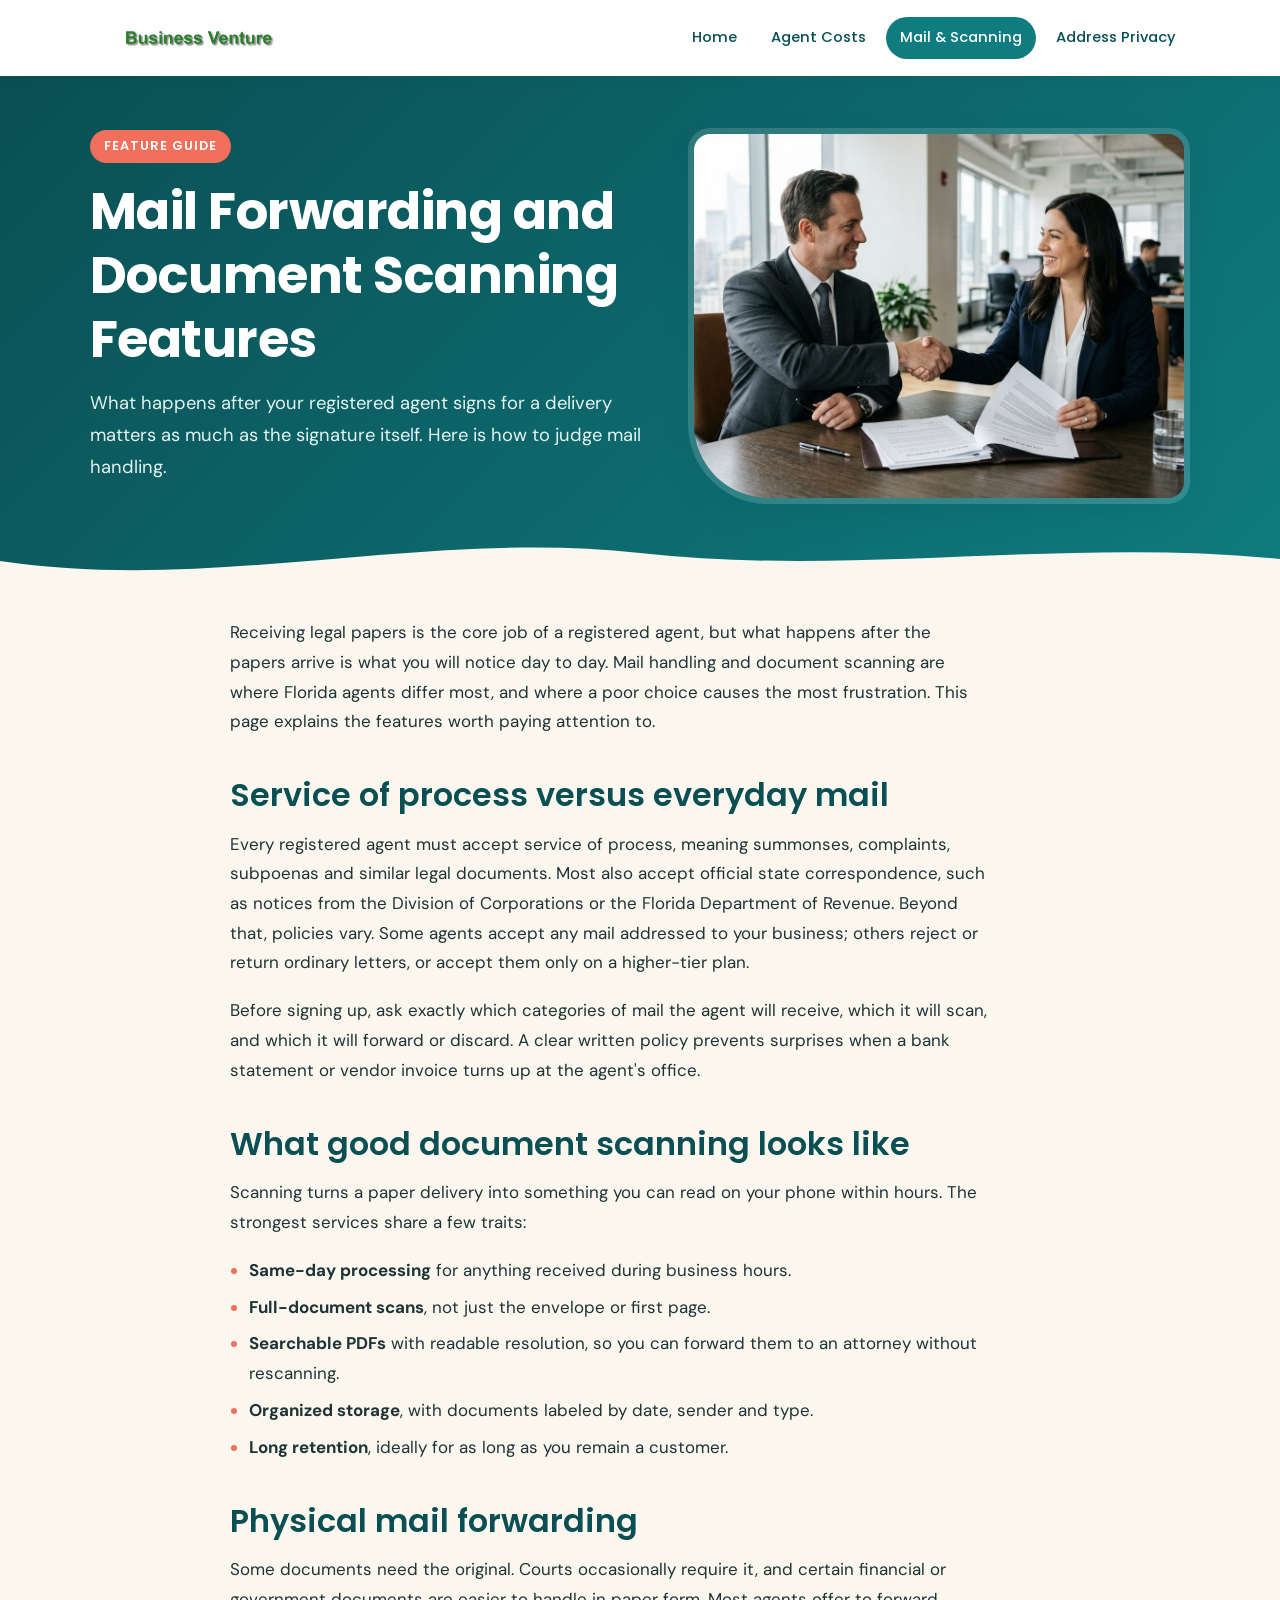
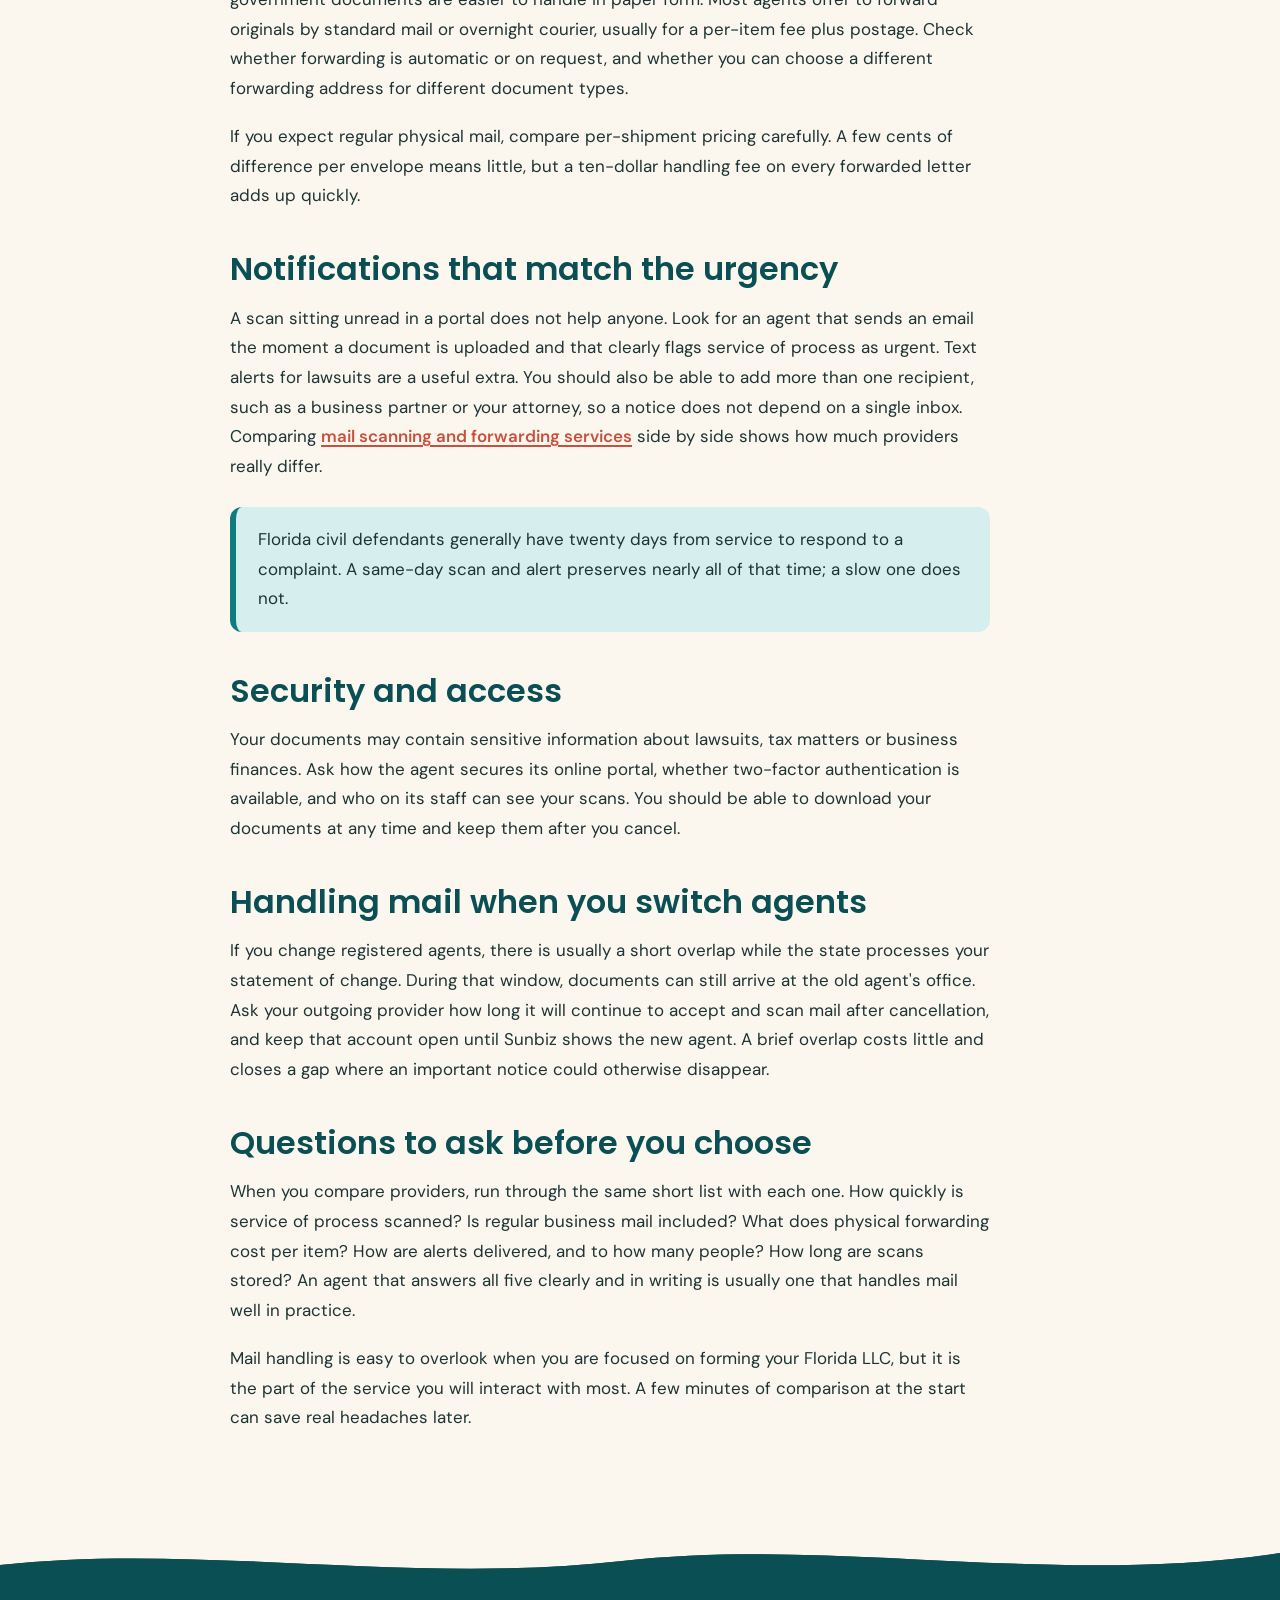
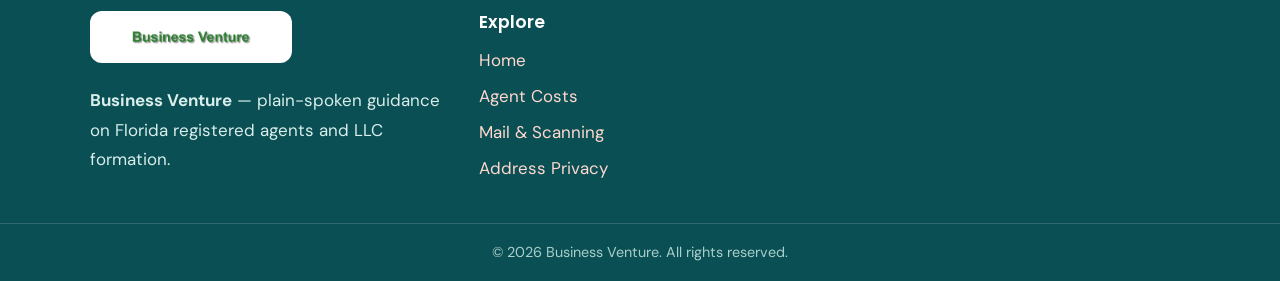
<file: registered-agent-mail-forwarding-scanning.html>
<!DOCTYPE html>
<html lang="en-US">
<head>
<meta charset="utf-8">
<meta name="viewport" content="width=device-width, initial-scale=1">
<title>Agent Mail Forwarding &amp; Scanning | Business Venture</title>
<meta name="description" content="How Florida registered agents handle mail: service of process, document scanning speed, forwarding fees, alerts and secure online storage.">
<meta property="og:type" content="article">
<meta property="og:title" content="Agent Mail Forwarding &amp; Scanning | Business Venture">
<meta property="og:description" content="How Florida registered agents handle mail: service of process, document scanning speed, forwarding fees, alerts and secure online storage.">
<meta property="og:site_name" content="Business Venture">
<meta property="og:image" content="assets/images/florida-llc-registered-agent-36.jpg">
<link rel="preconnect" href="https://fonts.googleapis.com">
<link rel="preconnect" href="https://fonts.gstatic.com" crossorigin>
<link href="https://fonts.googleapis.com/css2?family=DM+Sans:wght@400;500;700&family=Poppins:wght@500;600;700&display=swap" rel="stylesheet">
<link rel="stylesheet" href="assets/css/style.css">
<script type="application/ld+json">{"@context": "https://schema.org", "@type": "Article", "headline": "Mail Forwarding and Document Scanning Features", "description": "How Florida registered agents handle mail: service of process, document scanning speed, forwarding fees, alerts and secure online storage.", "inLanguage": "en-US", "publisher": {"@type": "Organization", "name": "Business Venture"}, "author": {"@type": "Organization", "name": "Business Venture"}}</script>
</head>
<body>
<header class="site-header">
  <div class="wrap">
    <a class="logo" href="index.html"><img src="assets/images/business-venture-logo.png" alt="Business Venture" width="218" height="40"></a>
    <input type="checkbox" id="nav-toggle" class="nav-toggle" aria-label="Toggle menu">
    <label for="nav-toggle" class="nav-label">Menu</label>
    <nav class="main-nav" aria-label="Main navigation"><ul><li><a href="index.html">Home</a></li><li><a href="florida-registered-agent-costs.html">Agent Costs</a></li><li><a href="registered-agent-mail-forwarding-scanning.html" aria-current="page">Mail &amp; Scanning</a></li><li><a href="home-based-business-address-privacy-florida.html">Address Privacy</a></li></ul></nav>
  </div>
</header>
<section class="hero page-hero">
  <div class="wrap hero-grid">
    <div><span class="kicker">Feature guide</span><h1>Mail Forwarding and Document Scanning Features</h1><p class="lede">What happens after your registered agent signs for a delivery matters as much as the signature itself. Here is how to judge mail handling.</p></div>
    <div class="hero-media"><img src="assets/images/florida-llc-registered-agent-36.jpg" alt="Florida LLC registered agent scanning and forwarding client mail" width="1376" height="768" loading="lazy"></div>
  </div>
  <div class="wave-bottom" aria-hidden="true"><svg viewBox="0 0 1440 60" preserveAspectRatio="none"><path fill="#fcf7ee" d="M0,32 C240,64 480,0 720,24 C960,48 1200,8 1440,30 L1440,60 L0,60 Z"/></svg></div>
</section>
<main>
  <div class="wrap content-grid">
    <article class="prose">

<p>Receiving legal papers is the core job of a registered agent, but what happens after the papers arrive is what you will notice day to day. Mail handling and document scanning are where Florida agents differ most, and where a poor choice causes the most frustration. This page explains the features worth paying attention to.</p>

<h2>Service of process versus everyday mail</h2>
<p>Every registered agent must accept service of process, meaning summonses, complaints, subpoenas and similar legal documents. Most also accept official state correspondence, such as notices from the Division of Corporations or the Florida Department of Revenue. Beyond that, policies vary. Some agents accept any mail addressed to your business; others reject or return ordinary letters, or accept them only on a higher-tier plan.</p>
<p>Before signing up, ask exactly which categories of mail the agent will receive, which it will scan, and which it will forward or discard. A clear written policy prevents surprises when a bank statement or vendor invoice turns up at the agent's office.</p>

<h2>What good document scanning looks like</h2>
<p>Scanning turns a paper delivery into something you can read on your phone within hours. The strongest services share a few traits:</p>
<ul>
<li><strong>Same-day processing</strong> for anything received during business hours.</li>
<li><strong>Full-document scans</strong>, not just the envelope or first page.</li>
<li><strong>Searchable PDFs</strong> with readable resolution, so you can forward them to an attorney without rescanning.</li>
<li><strong>Organized storage</strong>, with documents labeled by date, sender and type.</li>
<li><strong>Long retention</strong>, ideally for as long as you remain a customer.</li>
</ul>
<h2>Physical mail forwarding</h2>
<p>Some documents need the original. Courts occasionally require it, and certain financial or government documents are easier to handle in paper form. Most agents offer to forward originals by standard mail or overnight courier, usually for a per-item fee plus postage. Check whether forwarding is automatic or on request, and whether you can choose a different forwarding address for different document types.</p>
<p>If you expect regular physical mail, compare per-shipment pricing carefully. A few cents of difference per envelope means little, but a ten-dollar handling fee on every forwarded letter adds up quickly.</p>

<h2>Notifications that match the urgency</h2>
<p>A scan sitting unread in a portal does not help anyone. Look for an agent that sends an email the moment a document is uploaded and that clearly flags service of process as urgent. Text alerts for lawsuits are a useful extra. You should also be able to add more than one recipient, such as a business partner or your attorney, so a notice does not depend on a single inbox. Comparing <a href="index.html">mail scanning and forwarding services</a> side by side shows how much providers really differ.</p>
<div class="note"><p>Florida civil defendants generally have twenty days from service to respond to a complaint. A same-day scan and alert preserves nearly all of that time; a slow one does not.</p></div>

<h2>Security and access</h2>
<p>Your documents may contain sensitive information about lawsuits, tax matters or business finances. Ask how the agent secures its online portal, whether two-factor authentication is available, and who on its staff can see your scans. You should be able to download your documents at any time and keep them after you cancel.</p>

<h2>Handling mail when you switch agents</h2>
<p>If you change registered agents, there is usually a short overlap while the state processes your statement of change. During that window, documents can still arrive at the old agent's office. Ask your outgoing provider how long it will continue to accept and scan mail after cancellation, and keep that account open until Sunbiz shows the new agent. A brief overlap costs little and closes a gap where an important notice could otherwise disappear.</p>

<h2>Questions to ask before you choose</h2>
<p>When you compare providers, run through the same short list with each one. How quickly is service of process scanned? Is regular business mail included? What does physical forwarding cost per item? How are alerts delivered, and to how many people? How long are scans stored? An agent that answers all five clearly and in writing is usually one that handles mail well in practice.</p>
<p>Mail handling is easy to overlook when you are focused on forming your Florida LLC, but it is the part of the service you will interact with most. A few minutes of comparison at the start can save real headaches later.</p>

    </article>
    
  </div>

</main>
<footer class="site-footer">
  <div class="wave-top" aria-hidden="true"><svg viewBox="0 0 1440 60" preserveAspectRatio="none"><path fill="#fcf7ee" d="M0,0 L1440,0 L1440,22 C1180,56 940,6 700,30 C460,54 220,12 0,34 Z"/><path fill="#0a4f53" d="M0,34 C220,12 460,54 700,30 C940,6 1180,56 1440,22 L1440,60 L0,60 Z"/></svg></div>
  <div class="wrap footer-grid">
    <div>
      <a class="footer-logo" href="index.html"><img src="assets/images/business-venture-logo.png" alt="Business Venture" width="174" height="32" loading="lazy"></a>
      <p><strong>Business Venture</strong> &mdash; plain-spoken guidance on Florida registered agents and LLC formation.</p>
    </div>
    <div>
      <h2>Explore</h2>
      <ul><li><a href="index.html">Home</a></li><li><a href="florida-registered-agent-costs.html">Agent Costs</a></li><li><a href="registered-agent-mail-forwarding-scanning.html">Mail &amp; Scanning</a></li><li><a href="home-based-business-address-privacy-florida.html">Address Privacy</a></li></ul>
    </div>
  </div>
  <div class="copyright">&copy; 2026 Business Venture. All rights reserved.</div>
</footer>
</body>
</html>
</file>
<file: assets/css/style.css>
/* Business Venture - Tropical Modern theme (site 3) */
:root{
  --teal:#0f7c80;--teal-dark:#0a4f53;--teal-soft:#d6efee;
  --coral:#f2705b;--coral-dark:#c9503d;
  --sand:#f7ecd9;--sand-light:#fcf7ee;
  --ink:#1d3335;--muted:#4f6668;--white:#ffffff;
  --radius:22px;--radius-sm:12px;
  --shadow:0 14px 40px -18px rgba(10,79,83,.35);
}
*{box-sizing:border-box}
html{scroll-behavior:smooth}
body{margin:0;font-family:"DM Sans",system-ui,-apple-system,"Segoe UI",sans-serif;font-size:1.06rem;line-height:1.75;color:var(--ink);background:var(--sand-light)}
img{max-width:100%;height:auto;display:block}
h1,h2,h3{font-family:"Poppins","DM Sans",sans-serif;line-height:1.25;color:var(--teal-dark)}
h1{font-size:clamp(2rem,4.6vw,3.2rem);font-weight:700;margin:0 0 1rem;letter-spacing:-.01em}
h2{font-size:clamp(1.45rem,3vw,2rem);font-weight:600;margin:2.4rem 0 .9rem}
h3{font-size:1.2rem;font-weight:600;margin:1.6rem 0 .5rem;color:var(--teal)}
p{margin:0 0 1.15rem}
a{color:var(--teal)}
.prose a{color:var(--coral-dark);font-weight:600;text-decoration:underline;text-decoration-thickness:2px;text-underline-offset:3px}
.prose a:hover{color:var(--teal)}
.wrap{width:min(1140px,100%);margin:0 auto;padding-inline:20px}

/* Header */
.site-header{background:var(--white);position:sticky;top:0;z-index:50;box-shadow:0 2px 18px -10px rgba(10,79,83,.4)}
.site-header .wrap{display:flex;align-items:center;justify-content:space-between;gap:16px;min-height:76px;flex-wrap:wrap}
.logo img{height:40px;width:auto}
.nav-toggle{display:none}
.nav-label{display:none;cursor:pointer;font-family:"Poppins",sans-serif;font-weight:600;color:var(--teal-dark);padding:8px 14px;border:2px solid var(--teal-soft);border-radius:999px}
.main-nav ul{list-style:none;margin:0;padding:0;display:flex;gap:6px;flex-wrap:wrap}
.main-nav a{display:block;padding:8px 14px;border-radius:999px;text-decoration:none;font-family:"Poppins",sans-serif;font-size:.92rem;font-weight:500;color:var(--teal-dark)}
.main-nav a:hover{background:var(--teal-soft)}
.main-nav a[aria-current="page"]{background:var(--teal);color:var(--white)}

/* Split hero */
.hero{background:linear-gradient(135deg,var(--teal-dark) 0%,var(--teal) 100%);color:var(--white);position:relative}
.hero-grid{display:grid;grid-template-columns:1.05fr .95fr;gap:44px;align-items:center;padding-block:64px 90px}
.hero h1{color:var(--white)}
.hero .kicker{display:inline-block;background:var(--coral);color:var(--white);font-family:"Poppins",sans-serif;font-size:.8rem;font-weight:600;letter-spacing:.08em;text-transform:uppercase;padding:5px 14px;border-radius:999px;margin-bottom:1rem}
.hero p.lede{font-size:1.15rem;color:#e3f4f3;max-width:34em}
.hero-media img{border-radius:var(--radius) var(--radius) var(--radius) 80px;box-shadow:var(--shadow);border:6px solid rgba(255,255,255,.15);width:100%;aspect-ratio:4/3;object-fit:cover}
.page-hero .hero-grid{padding-block:52px 84px}

/* Wave dividers */
.wave{display:block;width:100%;height:70px;margin-top:-1px}
.wave-bottom{position:absolute;bottom:-1px;left:0;right:0;line-height:0}
.wave-bottom svg{width:100%;height:60px;display:block}

/* Content */
main{padding-block:30px 20px}
.content-grid{display:grid;grid-template-columns:minmax(0,1fr) 290px;gap:48px;align-items:start}
.prose{max-width:760px}
.prose ul{padding-left:1.2rem;margin:0 0 1.2rem}
.prose li{margin-bottom:.45rem}
.prose li::marker{color:var(--coral)}
.prose img{border-radius:var(--radius);margin:1.6rem 0;box-shadow:var(--shadow);width:100%;aspect-ratio:16/9;object-fit:cover}
.aside-card{position:sticky;top:100px;background:var(--white);border-radius:var(--radius);padding:24px;box-shadow:var(--shadow);border-top:6px solid var(--coral)}
.aside-card h2{font-size:1.1rem;margin:0 0 .6rem}
.aside-card ul{list-style:none;padding:0;margin:0}
.aside-card li{padding:8px 0;border-bottom:1px dashed var(--teal-soft);font-size:.95rem}
.aside-card li:last-child{border-bottom:0}
.aside-card a{text-decoration:none;font-weight:500}

/* Feature tiles */
.sand-band{background:var(--sand);position:relative;margin-top:40px}
.sand-band .inner{padding-block:20px 50px}
.tiles{display:grid;grid-template-columns:repeat(4,1fr);gap:18px;margin-top:1.4rem}
.tile{background:var(--white);border-radius:var(--radius);padding:22px;box-shadow:var(--shadow)}
.tile .num{display:inline-grid;place-items:center;width:42px;height:42px;border-radius:50%;background:var(--coral);color:var(--white);font-family:"Poppins",sans-serif;font-weight:700;margin-bottom:.6rem}
.tile h3{margin-top:0}
.tile p{font-size:.96rem;margin:0;color:var(--muted)}
.duo{display:grid;grid-template-columns:1fr 1fr;gap:28px;margin:1.6rem 0}
.duo img{margin:0;aspect-ratio:4/3}
.note{background:var(--teal-soft);border-left:6px solid var(--teal);border-radius:var(--radius-sm);padding:18px 22px;margin:1.6rem 0}
.note p:last-child{margin:0}

/* Footer */
.site-footer{background:var(--teal-dark);color:#d9eeec;margin-top:60px}
.site-footer .wave-top svg{display:block;width:100%;height:60px}
.footer-grid{display:grid;grid-template-columns:1.1fr .8fr 1.3fr;gap:36px;padding-block:20px 30px}
.site-footer h2{color:var(--white);font-size:1.1rem;margin:0 0 .8rem}
.footer-logo{background:var(--white);padding:10px 14px;border-radius:var(--radius-sm);display:inline-block;margin-bottom:.8rem}
.footer-logo img{height:32px;width:auto}
.site-footer a{color:#ffd9cf;text-decoration:none}
.site-footer a:hover{text-decoration:underline}
.site-footer ul{list-style:none;padding:0;margin:0}
.site-footer li{margin-bottom:.4rem}
.map-frame{border:0;width:100%;height:200px;border-radius:var(--radius-sm)}
.copyright{border-top:1px solid rgba(255,255,255,.15);padding-block:16px;font-size:.9rem;text-align:center;color:#a9cfcc}

@media (max-width:960px){
  .content-grid{grid-template-columns:1fr}
  .aside-card{position:static}
  .tiles{grid-template-columns:1fr 1fr}
  .footer-grid{grid-template-columns:1fr 1fr}
  .footer-grid > div:last-child{grid-column:1/-1}
}
@media (max-width:760px){
  .nav-label{display:inline-block}
  .main-nav{width:100%;display:none;padding-bottom:12px}
  .nav-toggle:checked ~ .main-nav{display:block}
  .main-nav ul{flex-direction:column}
  .hero-grid{grid-template-columns:1fr;padding-block:40px 80px;gap:28px}
  .duo{grid-template-columns:1fr}
}
@media (max-width:480px){
  body{font-size:1rem}
  .wrap{padding-inline:16px}
  .tiles,.footer-grid{grid-template-columns:1fr}
  .logo img{height:32px}
}

/* single-column content after sidebar removal */
.content-grid{grid-template-columns:minmax(0,1fr);max-width:860px;margin-inline:auto}
</file>
